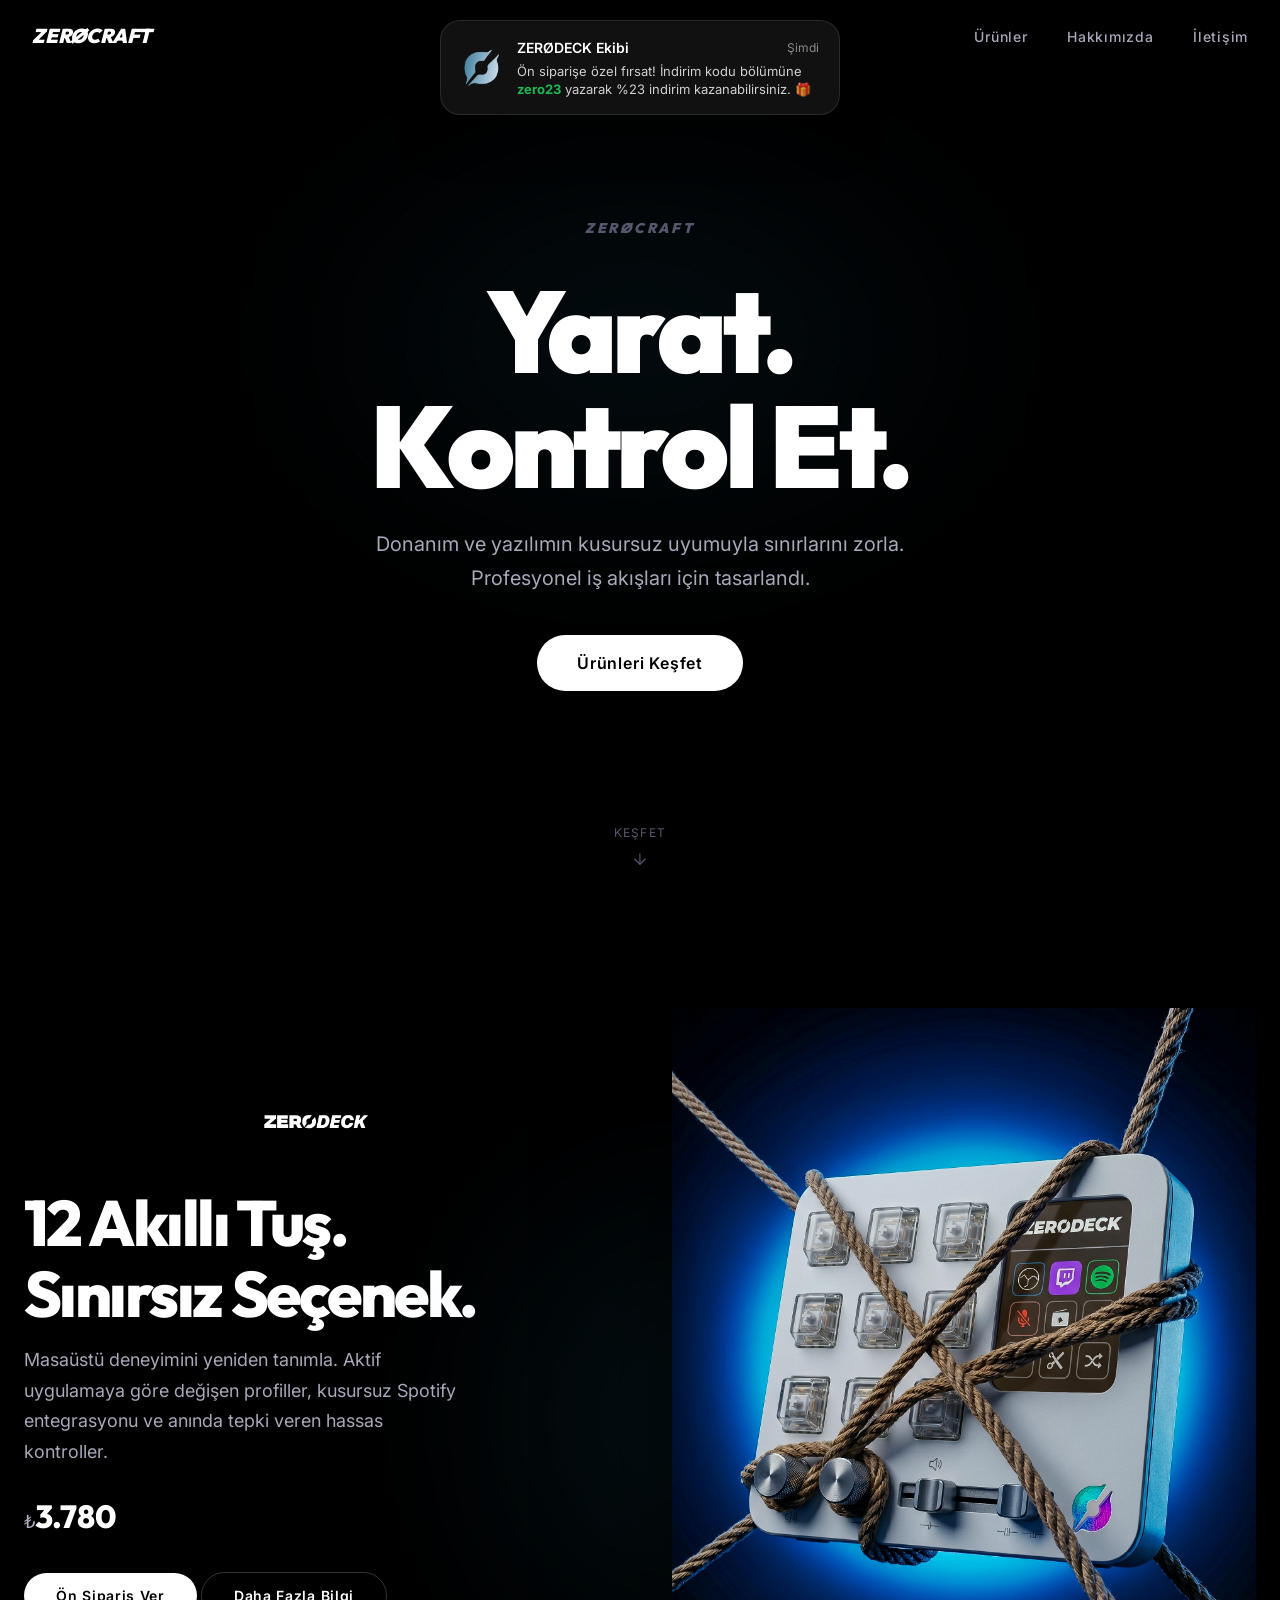
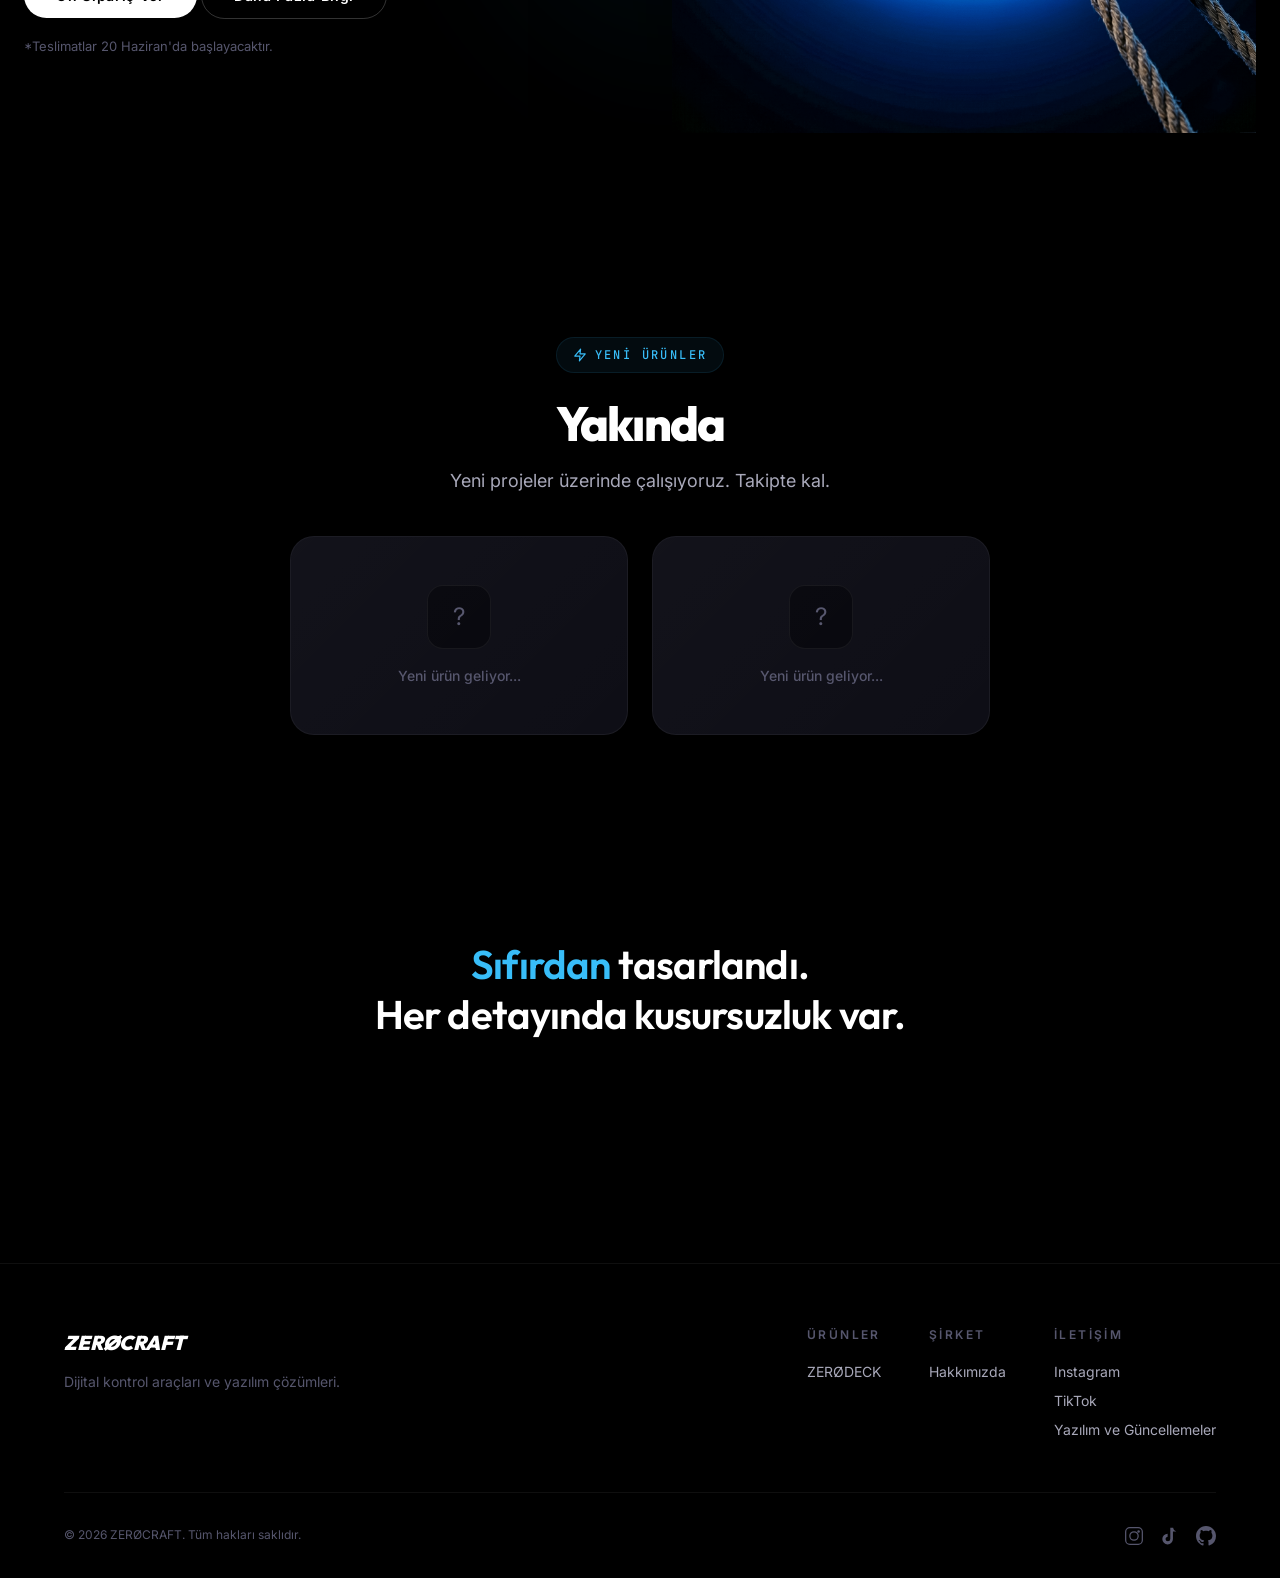
<file: index.html>
<!DOCTYPE html>
<html lang="tr">
<head>
  <meta charset="UTF-8">
  <meta name="viewport" content="width=device-width, initial-scale=1.0">
  <title>ZERØCRAFT — Dijital Kontrol Araçları</title>
  <meta name="description" content="ZERØCRAFT — Donanım ve yazılım çözümleriyle dijital kontrolü yeniden tanımlıyoruz. ZERØDECK makro kontrol cihazı ile iş akışını hızlandır.">
  <meta name="theme-color" content="#000000">
  <meta property="og:title" content="ZERØCRAFT — Dijital Kontrol Araçları">
  <meta property="og:description" content="Donanım ve yazılım çözümleriyle dijital kontrolü yeniden tanımlıyoruz.">
  <meta property="og:type" content="website">
  <meta property="og:url" content="https://zerocraft.store">
  <link rel="icon" type="image/png" href="assets/logos/zerodeck-icon.png">
  <link rel="preconnect" href="https://fonts.googleapis.com">
  <link rel="preconnect" href="https://fonts.gstatic.com" crossorigin>
  <link href="https://fonts.googleapis.com/css2?family=Inter:wght@300;400;500;600;700&family=JetBrains+Mono:wght@400;500&family=Outfit:wght@400;500;600;700;800;900&display=swap" rel="stylesheet">
  <link rel="stylesheet" href="css/tokens.css">
  <link rel="stylesheet" href="css/reset.css">
  <link rel="stylesheet" href="css/layout.css">
  <link rel="stylesheet" href="css/components.css">
  <link rel="stylesheet" href="css/animations.css">
  <link rel="stylesheet" href="css/pages.css">
</head>
<body>

  <!-- ======== NAVBAR ======== -->
  <nav class="navbar" id="navbar">
    <div class="nav-inner">
      <a href="index.html" class="nav-logo" id="nav-logo">ZERØCRAFT</a>
      <div class="nav-links" id="nav-links">
        <a href="#urunler" class="nav-link">Ürünler</a>
        <a href="#hakkimizda" class="nav-link">Hakkımızda</a>
        <a href="#iletisim" class="nav-link">İletişim</a>
      </div>
      <button class="nav-hamburger" id="nav-hamburger" aria-label="Menüyü aç">
        <span></span>
        <span></span>
        <span></span>
      </button>
    </div>
  </nav>

  <!-- Mobile Overlay -->
  <div class="nav-mobile-overlay" id="nav-mobile-overlay">
    <a href="#urunler" class="nav-link" data-mobile-link>Ürünler</a>
    <a href="#hakkimizda" class="nav-link" data-mobile-link>Hakkımızda</a>
    <a href="#iletisim" class="nav-link" data-mobile-link>İletişim</a>
  </div>

  <!-- ======== HERO ======== -->
  <section class="hero" id="hero">
    <div class="hero-grid"></div>
    <div class="hero-glow"></div>

    <div class="hero-content">
      <p class="hero-brand hero-animate hero-animate-1">ZERØCRAFT</p>
      <h1 class="hero-heading">
        <span class="hero-animate hero-animate-2">Yarat.</span>
        <span class="hero-animate hero-animate-3">Kontrol Et.</span>
      </h1>
      <p class="hero-sub hero-animate hero-animate-4">
        Donanım ve yazılımın kusursuz uyumuyla sınırlarını zorla. Profesyonel iş akışları için tasarlandı.
      </p>
      <div class="hero-cta-group hero-animate hero-animate-5">
        <a href="#urunler" class="btn btn-primary btn-lg" id="hero-cta">Ürünleri Keşfet</a>
      </div>
    </div>

    <div class="hero-scroll" aria-hidden="true">
      <span>KEŞFET</span>
      <svg width="18" height="18" viewBox="0 0 24 24" fill="none" stroke="currentColor" stroke-width="1.5" stroke-linecap="round" stroke-linejoin="round">
        <path d="M12 5v14"/>
        <path d="M19 12l-7 7-7-7"/>
      </svg>
    </div>
  </section>

  <!-- ======== PRODUCT SHOWCASE: ZERØDECK ======== -->
  <section class="showcase" id="urunler">
    <div class="showcase-inner">
      <div class="showcase-content">
        <img src="assets/logos/zerodeck-logo.png" alt="ZERØDECK" class="showcase-logo reveal" id="showcase-zerodeck-logo">
        <h2 class="showcase-hook reveal delay-1">12 Akıllı Tuş.<br>Sınırsız Seçenek.</h2>
        <p class="showcase-desc reveal delay-2">
          Masaüstü deneyimini yeniden tanımla. Aktif uygulamaya göre değişen profiller, kusursuz Spotify entegrasyonu ve anında tepki veren hassas kontroller.
        </p>
        <div class="showcase-price reveal delay-3">
          <span class="currency">₺</span>3.780
        </div>
        <div class="showcase-cta reveal delay-4">
          <a href="zerodeck.html#satin-al" class="btn btn-primary">Ön Sipariş Ver</a>
          <a href="zerodeck.html" class="btn btn-secondary">Daha Fazla Bilgi</a>
        </div>
        <p class="reveal delay-4" style="font-size: 13px; color: var(--text-muted); margin-top: 16px;">*Teslimatlar 20 Haziran'da başlayacaktır.</p>
      </div>
      <div class="showcase-visual">
        <div class="showcase-product-glow"></div>
        <img src="assets/products/zerodeck-hero.png" alt="ZERØDECK Makro Kontrol Cihazı" class="showcase-product-img reveal-scale delay-2" id="zerodeck-product-visual">
      </div>
    </div>
  </section>

  <!-- ======== COMING SOON ======== -->
  <section class="coming-soon-section" id="coming-soon">
    <div class="container text-center">
      <span class="section-badge reveal">
        <svg width="14" height="14" viewBox="0 0 24 24" fill="none" stroke="currentColor" stroke-width="2" stroke-linecap="round" stroke-linejoin="round"><polygon points="13 2 3 14 12 14 11 22 21 10 12 10 13 2"/></svg>
        YENİ ÜRÜNLER
      </span>
      <h2 class="section-title reveal delay-1">Yakında</h2>
      <p class="section-desc centered reveal delay-2">Yeni projeler üzerinde çalışıyoruz. Takipte kal.</p>

      <div class="coming-soon-grid">
        <div class="coming-soon-card reveal delay-3 hover-lift">
          <div class="coming-soon-icon">?</div>
          <span class="coming-soon-label">Yeni ürün geliyor...</span>
        </div>
        <div class="coming-soon-card reveal delay-4 hover-lift">
          <div class="coming-soon-icon">?</div>
          <span class="coming-soon-label">Yeni ürün geliyor...</span>
        </div>
      </div>
    </div>
  </section>

  <!-- ======== MANIFESTO / HAKKIMIZDA ======== -->
  <section class="manifesto" id="hakkimizda">
    <div class="container">
      <p class="manifesto-text reveal">
        <span class="highlight">Sıfırdan</span> tasarlandı.<br>
        Her detayında kusursuzluk var.
      </p>
      <p class="manifesto-sub reveal delay-1">
        ZERØCRAFT, donanım ve yazılımı bir bütün olarak ele alır. 
        Amacımız, dijital dünyadaki etkileşiminizi sezgisel, akıcı ve büyüleyici bir hale getirmek.
      </p>
    </div>
  </section>

  <!-- ======== FOOTER ======== -->
  <footer class="footer" id="iletisim">
    <div class="footer-inner">
      <div class="footer-top">
        <div>
          <div class="footer-brand">ZERØCRAFT</div>
          <p class="footer-tagline">Dijital kontrol araçları ve yazılım çözümleri.</p>
        </div>
        <div class="footer-nav">
          <div class="footer-nav-group">
            <h4>Ürünler</h4>
            <a href="zerodeck.html">ZERØDECK</a>
          </div>
          <div class="footer-nav-group">
            <h4>Şirket</h4>
            <a href="#hakkimizda">Hakkımızda</a>
          </div>
          <div class="footer-nav-group">
            <h4>İletişim</h4>
            <a href="https://instagram.com/sifirdanyapiyorum" target="_blank" rel="noopener">Instagram</a>
            <a href="https://tiktok.com/@sifirdanyapiyorum" target="_blank" rel="noopener">TikTok</a>
            <a href="https://github.com/turkishpinkman/zerodeck-releases" target="_blank" rel="noopener">Yazılım ve Güncellemeler</a>
          </div>
        </div>
      </div>
      <div class="footer-bottom">
        <p class="footer-copy">© 2026 ZERØCRAFT. Tüm hakları saklıdır.</p>
        <div class="footer-socials">
          <a href="https://instagram.com/sifirdanyapiyorum" target="_blank" rel="noopener" aria-label="Instagram">
            <svg width="20" height="20" viewBox="0 0 24 24" fill="none" stroke="currentColor" stroke-width="1.5" stroke-linecap="round" stroke-linejoin="round">
              <rect x="2" y="2" width="20" height="20" rx="5"/>
              <circle cx="12" cy="12" r="5"/>
              <circle cx="17.5" cy="6.5" r="1.5" fill="currentColor" stroke="none"/>
            </svg>
          </a>
          <a href="https://tiktok.com/@sifirdanyapiyorum" target="_blank" rel="noopener" aria-label="TikTok">
            <svg width="20" height="20" viewBox="0 0 24 24" fill="currentColor" stroke="none">
              <path d="M19.59 6.69a4.83 4.83 0 0 1-3.77-4.25V2h-3.45v13.67a2.89 2.89 0 0 1-5.77 0 2.89 2.89 0 0 1 2.55-2.87v-3.48a6.37 6.37 0 1 0 6.37 6.37V6.69h3.07z"/>
            </svg>
          </a>
          <a href="https://github.com/turkishpinkman/zerodeck-releases" target="_blank" rel="noopener" aria-label="GitHub">
            <svg width="20" height="20" viewBox="0 0 24 24" fill="currentColor" stroke="none">
              <path d="M12 0C5.37 0 0 5.37 0 12c0 5.31 3.435 9.795 8.205 11.385.6.105.825-.255.825-.57 0-.285-.015-1.23-.015-2.235-3.015.555-3.795-.735-4.035-1.41-.135-.345-.72-1.41-1.23-1.695-.42-.225-1.02-.78-.015-.795.945-.015 1.62.87 1.845 1.23 1.08 1.815 2.805 1.305 3.495.99.105-.78.42-1.305.765-1.605-2.67-.3-5.46-1.335-5.46-5.925 0-1.305.465-2.385 1.23-3.225-.12-.3-.54-1.53.12-3.18 0 0 1.005-.315 3.3 1.23.96-.27 1.98-.405 3-.405s2.04.135 3 .405c2.295-1.56 3.3-1.23 3.3-1.23.66 1.65.24 2.88.12 3.18.765.84 1.23 1.905 1.23 3.225 0 4.605-2.805 5.625-5.475 5.925.435.375.81 1.095.81 2.22 0 1.605-.015 2.895-.015 3.3 0 .315.225.69.825.57A12.02 12.02 0 0024 12c0-6.63-5.37-12-12-12z"/>
            </svg>
          </a>
        </div>
      </div>
    </div>
  </footer>

  <script src="js/main.js"></script>
  <script src="js/animations.js"></script>

  <!-- Notification Popup -->
  <div id="promo-notification" style="position: fixed; top: -150px; left: 50%; transform: translateX(-50%); background: rgba(20,20,20,0.85); backdrop-filter: blur(16px); -webkit-backdrop-filter: blur(16px); border: 1px solid rgba(255,255,255,0.1); border-radius: 20px; padding: 16px 20px; display: flex; align-items: center; gap: 16px; box-shadow: 0 20px 40px rgba(0,0,0,0.5); z-index: 9999; transition: top 0.6s cubic-bezier(0.175, 0.885, 0.32, 1.275); width: 90%; max-width: 400px; cursor: pointer;" onclick="window.location.href='zerodeck.html#satin-al'">
    <img src="assets/logos/zerodeck-icon.png" alt="ZERODECK" style="width: 40px; height: 40px; border-radius: 10px;">
    <div style="flex: 1;">
      <div style="display: flex; justify-content: space-between; align-items: center; margin-bottom: 4px;">
        <strong style="font-size: 14px; font-weight: 600; color: #fff;">ZERØDECK Ekibi</strong>
        <span style="font-size: 12px; color: rgba(255,255,255,0.5);">Şimdi</span>
      </div>
      <p style="font-size: 13px; color: rgba(255,255,255,0.8); margin: 0; line-height: 1.4;">Ön siparişe özel fırsat! İndirim kodu bölümüne <strong style="color:#1DB954;">zero23</strong> yazarak %23 indirim kazanabilirsiniz. 🎁</p>
    </div>
  </div>

  <script>
    document.addEventListener('DOMContentLoaded', () => {
      setTimeout(() => {
        const notif = document.getElementById('promo-notification');
        if(notif) {
          notif.style.top = '20px';
          // Tıklamada gizlemesi için
          notif.addEventListener('click', () => { notif.style.top = '-150px'; });
          setTimeout(() => {
            notif.style.top = '-150px';
          }, 6000); // 6 saniye sonra gizle
        }
      }, 1500); // 1.5 saniye sonra göster
    });
  </script>
</body>
</html>
</file>
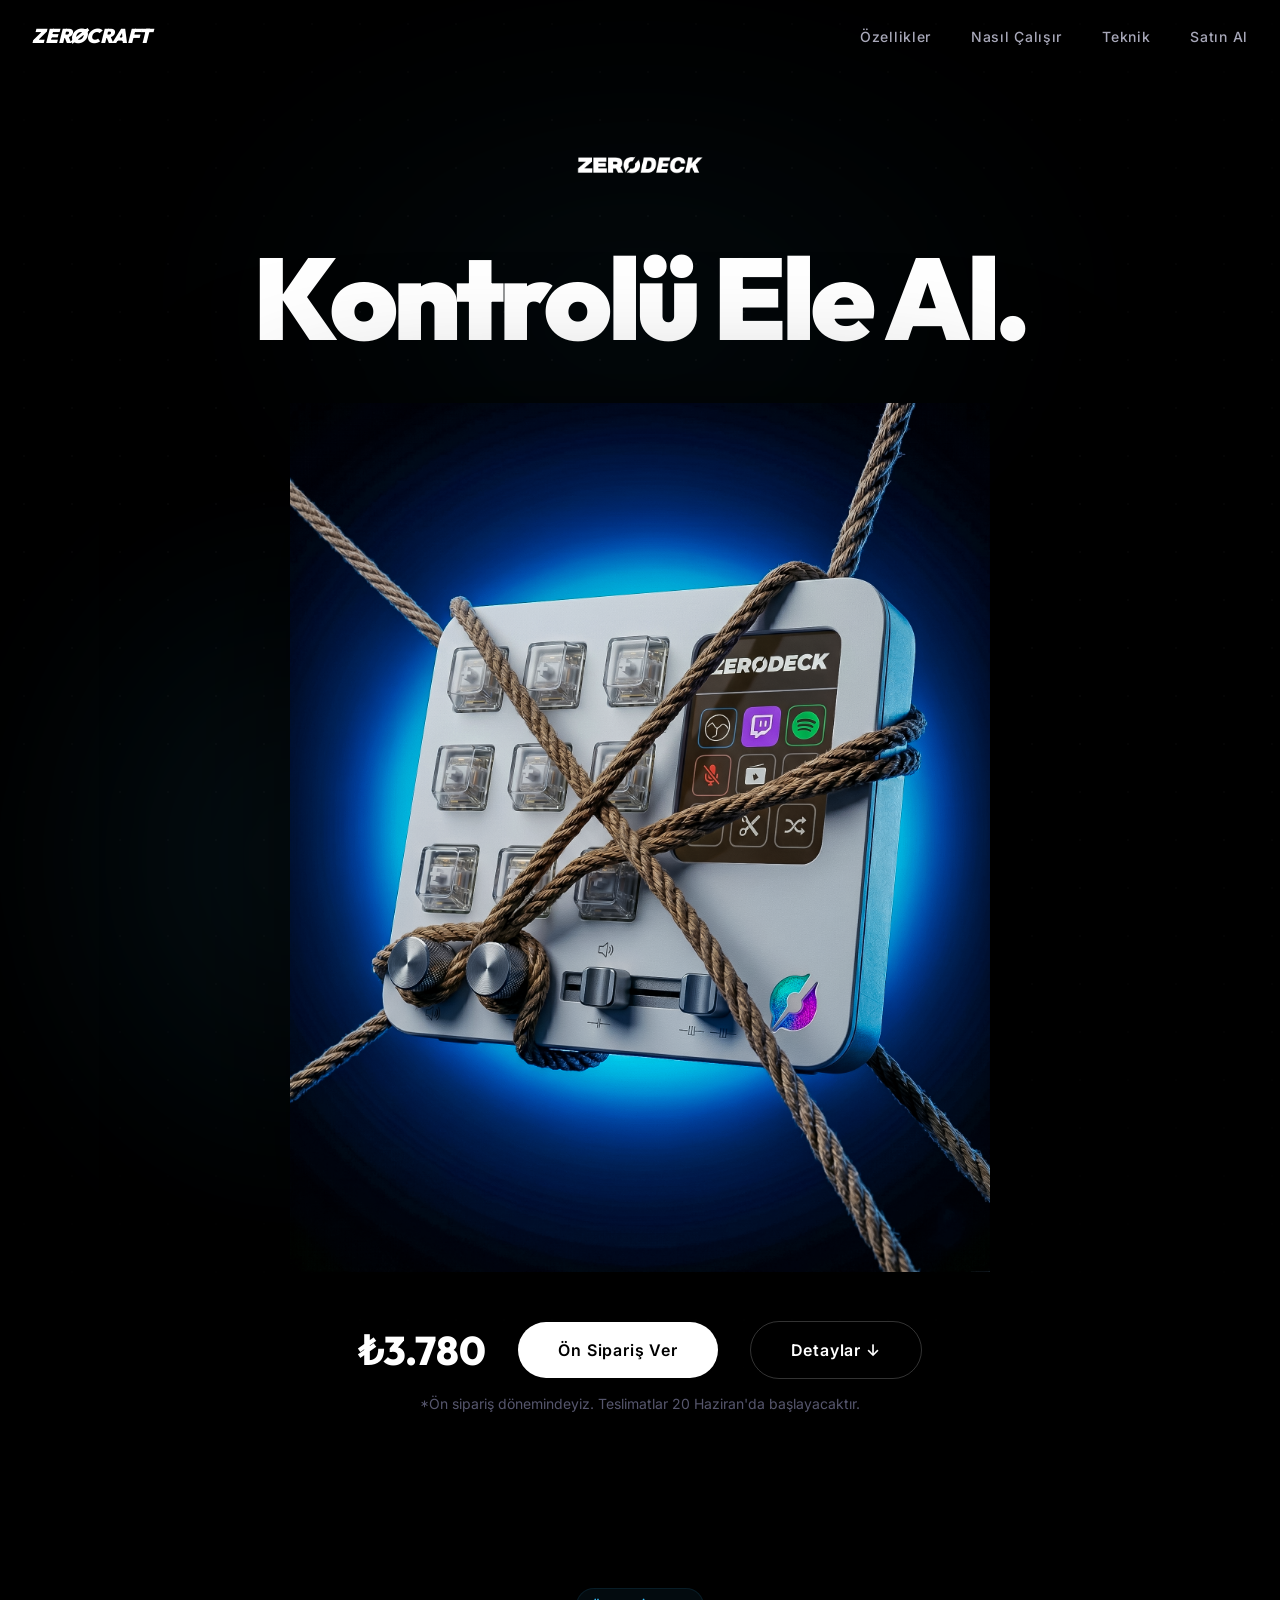
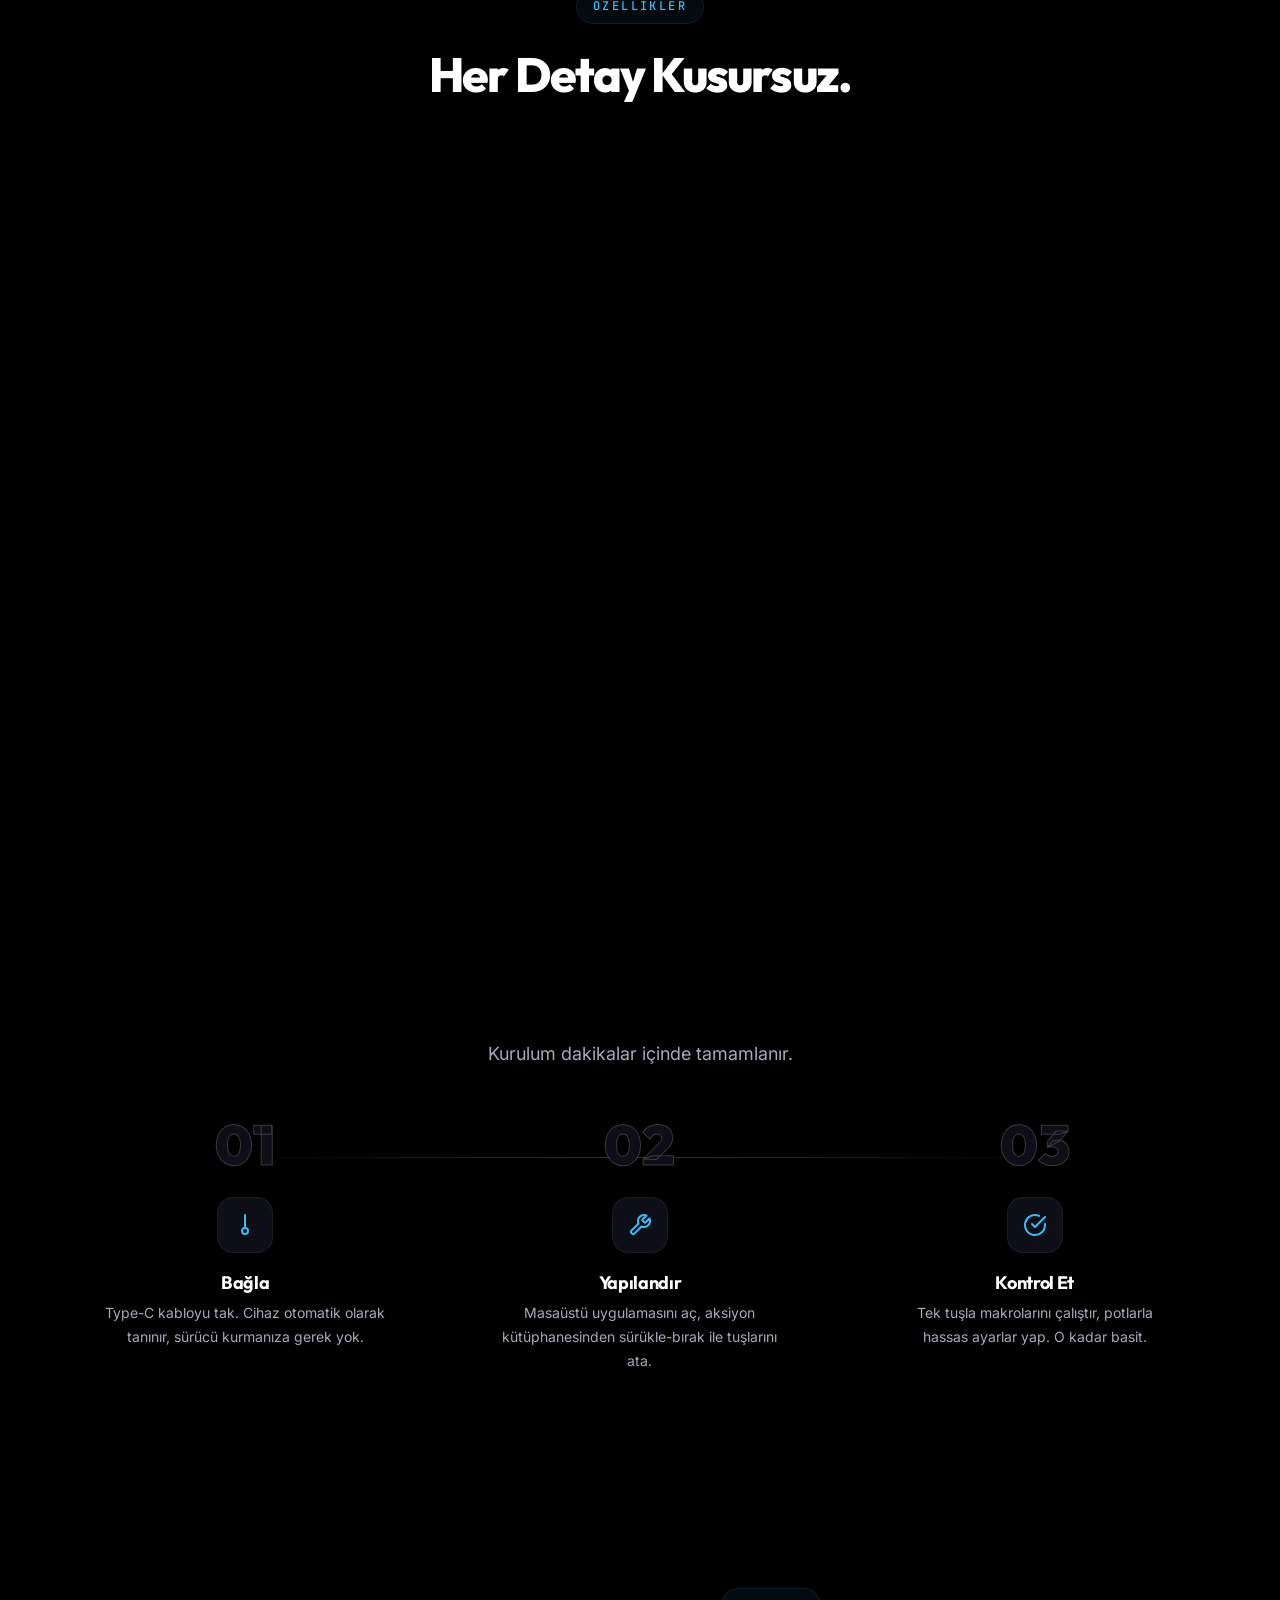
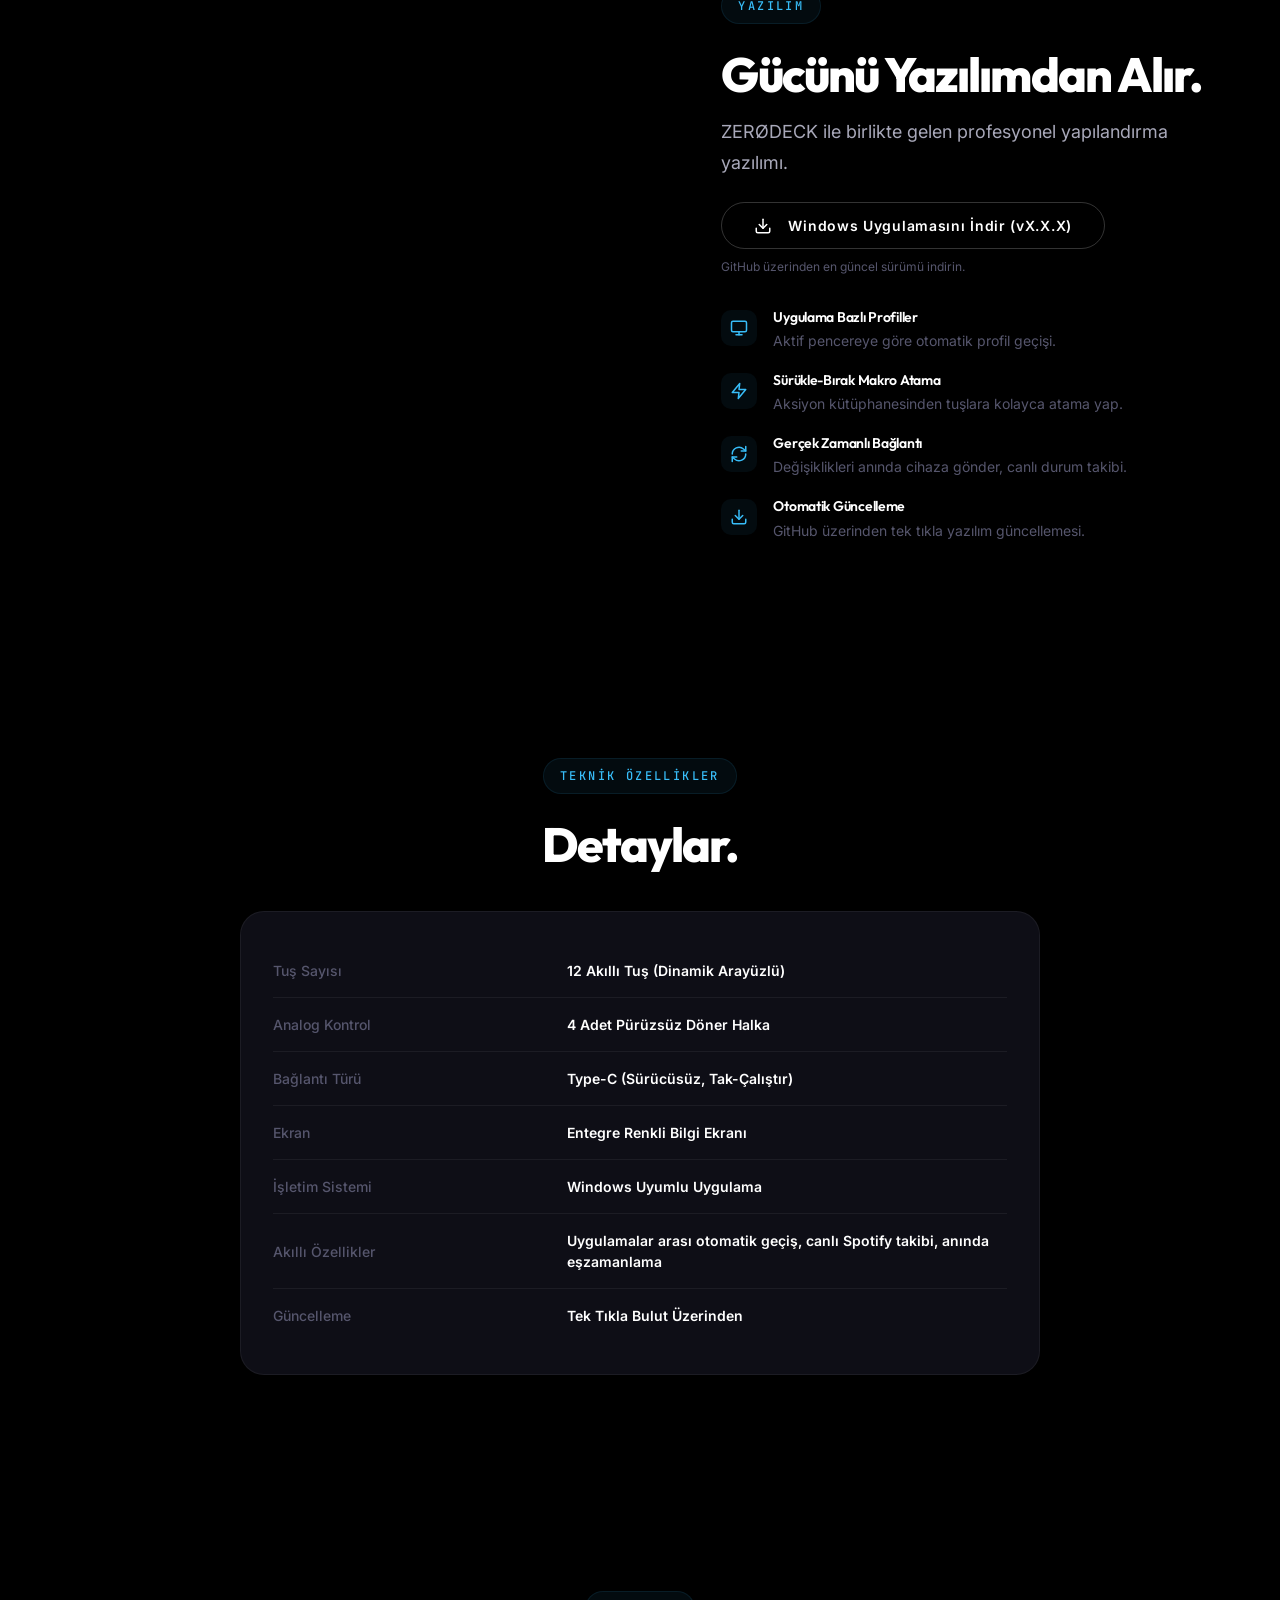
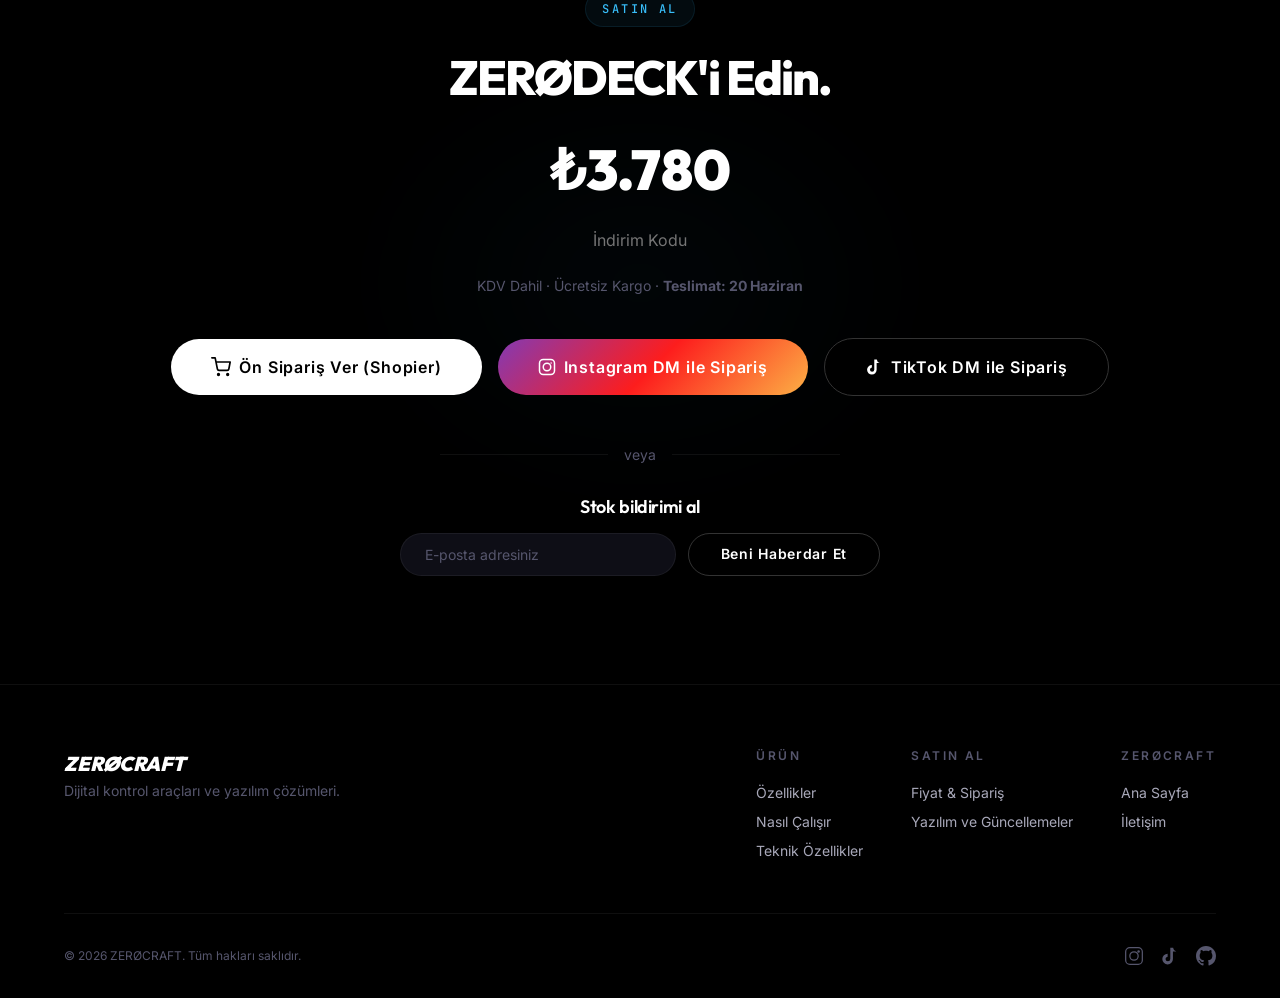
<file: zerodeck.html>
<!DOCTYPE html>
<html lang="tr">
<head>
  <meta charset="UTF-8">
  <meta name="viewport" content="width=device-width, initial-scale=1.0">
  <title>ZERØDECK — Makro Kontrol Cihazı | ZERØCRAFT</title>
  <meta name="description" content="ZERØDECK — 12 programlanabilir tuş ve 4 analog potansiyometre ile masaüstü iş akışını kontrol et. ₺3.780">
  <meta name="theme-color" content="#000000">
  <meta property="og:title" content="ZERØDECK — Makro Kontrol Cihazı">
  <meta property="og:description" content="12 akıllı tuş, hassas kontrol halkaları, kusursuz entegrasyon. ₺3.780">
  <meta property="og:type" content="product">
  <meta property="og:url" content="https://zerocraft.store/zerodeck">
  <meta property="product:price:amount" content="3780">
  <meta property="product:price:currency" content="TRY">
  <link rel="icon" type="image/png" href="assets/logos/zerodeck-icon.png">
  <link rel="preconnect" href="https://fonts.googleapis.com">
  <link rel="preconnect" href="https://fonts.gstatic.com" crossorigin>
  <link href="https://fonts.googleapis.com/css2?family=Inter:wght@300;400;500;600;700&family=JetBrains+Mono:wght@400;500&family=Outfit:wght@400;500;600;700;800;900&display=swap" rel="stylesheet">
  <link rel="stylesheet" href="css/tokens.css">
  <link rel="stylesheet" href="css/reset.css">
  <link rel="stylesheet" href="css/layout.css">
  <link rel="stylesheet" href="css/components.css">
  <link rel="stylesheet" href="css/animations.css">
  <link rel="stylesheet" href="css/pages.css">
</head>
<body>

  <!-- ======== NAVBAR ======== -->
  <nav class="navbar" id="navbar">
    <div class="nav-inner">
      <a href="index.html" class="nav-logo" id="nav-logo">ZERØCRAFT</a>
      <div class="nav-links" id="nav-links">
        <a href="#ozellikler" class="nav-link">Özellikler</a>
        <a href="#nasil-calisir" class="nav-link">Nasıl Çalışır</a>
        <a href="#teknik" class="nav-link">Teknik</a>
        <a href="#satin-al" class="nav-link">Satın Al</a>
      </div>
      <button class="nav-hamburger" id="nav-hamburger" aria-label="Menüyü aç">
        <span></span>
        <span></span>
        <span></span>
      </button>
    </div>
  </nav>

  <!-- Mobile Overlay -->
  <div class="nav-mobile-overlay" id="nav-mobile-overlay">
    <a href="#ozellikler" class="nav-link" data-mobile-link>Özellikler</a>
    <a href="#nasil-calisir" class="nav-link" data-mobile-link>Nasıl Çalışır</a>
    <a href="#teknik" class="nav-link" data-mobile-link>Teknik</a>
    <a href="#satin-al" class="nav-link" data-mobile-link>Satın Al</a>
    <hr class="divider" style="width:60px; margin: 16px 0;">
    <a href="index.html" class="nav-link" data-mobile-link>← Ana Sayfa</a>
  </div>

  <!-- ======== PRODUCT HERO ======== -->
  <section class="product-hero" id="product-hero">
    <div class="hero-grid"></div>
    <div class="product-hero-glow"></div>

    <div class="product-hero-content">
      <img src="assets/logos/zerodeck-logo.png" alt="ZERØDECK" class="product-hero-logo hero-animate hero-animate-1" id="product-logo">
      <h1 class="product-hero-tagline">
        <span class="hero-animate hero-animate-2">Kontrolü</span>
        <span class="hero-animate hero-animate-3">Ele Al.</span>
      </h1>

      <div class="product-hero-visual hero-animate hero-animate-4">
        <div class="showcase-product-glow"></div>
        <img src="assets/products/zerodeck-hero.png" alt="ZERØDECK Makro Kontrol Cihazı" class="product-hero-img" id="product-hero-img">
      </div>

      <div class="product-hero-price-block hero-animate hero-animate-5">
        <span class="product-hero-price price-display">₺3.780</span>
        <a href="#satin-al" class="btn btn-primary btn-lg" id="hero-buy-btn">Ön Sipariş Ver</a>
        <a href="#ozellikler" class="btn btn-secondary btn-lg" id="hero-details-btn">Detaylar ↓</a>
      </div>
      <p class="hero-animate hero-animate-5" style="font-size: 14px; color: var(--text-muted); margin-top: 12px;">*Ön sipariş dönemindeyiz. Teslimatlar 20 Haziran'da başlayacaktır.</p>
    </div>
  </section>

  <!-- ======== FEATURES ======== -->
  <section class="features section" id="ozellikler">
    <div class="container text-center">
      <span class="section-badge reveal">ÖZELLİKLER</span>
      <h2 class="section-title reveal delay-1">Her Detay Kusursuz.</h2>
      <p class="section-desc centered reveal delay-2">İş akışınızı hızlandırmak için donanım ve yazılımın mükemmel uyumu.</p>
    </div>

    <div class="container">
      <div class="features-grid">
        <!-- Feature 1 -->
        <div class="card reveal delay-1" id="feature-keys">
          <div class="card-icon">
            <svg width="24" height="24" viewBox="0 0 24 24" fill="none" stroke="currentColor" stroke-width="2" stroke-linecap="round" stroke-linejoin="round">
              <rect x="3" y="3" width="7" height="7" rx="1.5"/>
              <rect x="14" y="3" width="7" height="7" rx="1.5"/>
              <rect x="3" y="14" width="7" height="7" rx="1.5"/>
              <rect x="14" y="14" width="7" height="7" rx="1.5"/>
            </svg>
          </div>
          <h3 class="card-title">12 Akıllı Tuş</h3>
          <p class="card-desc">Her birine klavye kısayolu, makro dizisi veya uygulama başlatma atayın.</p>
        </div>

        <!-- Feature 2 -->
        <div class="card reveal delay-2" id="feature-pots">
          <div class="card-icon">
            <svg width="24" height="24" viewBox="0 0 24 24" fill="none" stroke="currentColor" stroke-width="2" stroke-linecap="round" stroke-linejoin="round">
              <circle cx="12" cy="12" r="10"/>
              <path d="M12 2a10 10 0 0 1 0 20"/>
              <circle cx="12" cy="12" r="2"/>
            </svg>
          </div>
          <h3 class="card-title">Hassas Kontrol Halkaları</h3>
          <p class="card-desc">Ses seviyesi, ekran parlaklığı veya ince fırça ayarları için pürüzsüz dönen 4 analog kontrolcü.</p>
        </div>

        <!-- Feature 3 -->
        <div class="card reveal delay-3" id="feature-usb">
          <div class="card-icon">
            <svg width="24" height="24" viewBox="0 0 24 24" fill="none" stroke="currentColor" stroke-width="2" stroke-linecap="round" stroke-linejoin="round">
              <path d="M12 2v10"/>
              <path d="M18.5 8a2.5 2.5 0 1 0 0 5"/>
              <path d="M5.5 8a2.5 2.5 0 1 1 0 5"/>
              <circle cx="12" cy="18" r="3"/>
              <line x1="12" y1="15" x2="12" y2="12"/>
            </svg>
          </div>
          <h3 class="card-title">Sürücüsüz Bağlantı</h3>
          <p class="card-desc">Tak ve kullanmaya başla. Karmaşık kurulumlar yok, sadece anında Type-C bağlantısı.</p>
        </div>

        <!-- Feature 4 -->
        <div class="card reveal delay-1" id="feature-profiles">
          <div class="card-icon">
            <svg width="24" height="24" viewBox="0 0 24 24" fill="none" stroke="currentColor" stroke-width="2" stroke-linecap="round" stroke-linejoin="round">
              <rect x="2" y="3" width="20" height="14" rx="2" ry="2"/>
              <line x1="8" y1="21" x2="16" y2="21"/>
              <line x1="12" y1="17" x2="12" y2="21"/>
            </svg>
          </div>
          <h3 class="card-title">Otomatik Uygulama Geçişi</h3>
          <p class="card-desc">Photoshop, Premiere, VS Code... Hangi uygulamadaysanız ZERØDECK sizi takip eder.</p>
        </div>

        <!-- Feature 5 -->
        <div class="card reveal delay-2" id="feature-dragdrop">
          <div class="card-icon">
            <svg width="24" height="24" viewBox="0 0 24 24" fill="none" stroke="currentColor" stroke-width="2" stroke-linecap="round" stroke-linejoin="round">
              <polygon points="13 2 3 14 12 14 11 22 21 10 12 10 13 2"/>
            </svg>
          </div>
          <h3 class="card-title">Kusursuz Arayüz</h3>
          <p class="card-desc">Aksiyon kütüphanesinden sürükle ve tuşa bırak. İhtiyacınız olan makroyu saniyeler içinde oluşturun.</p>
        </div>

        <!-- Feature 6 -->
        <div class="card reveal delay-3" id="feature-opensource">
          <div class="card-icon">
            <svg width="24" height="24" viewBox="0 0 24 24" fill="none" stroke="#1DB954" stroke-width="2" stroke-linecap="round" stroke-linejoin="round">
              <circle cx="12" cy="12" r="10"></circle>
              <path d="M8 11.5c3.5-1.5 8-1.5 10 .5"></path>
              <path d="M7 14.5c3-1 7-1 9 .5"></path>
              <path d="M6 17.5c2.5-1 6-1 8 .5"></path>
            </svg>
          </div>
          <h3 class="card-title">Spotify Entegrasyonu</h3>
          <p class="card-desc">Dahili ekranda çalan şarkıyı görün, tek tuşla müziği kontrol edin. Ritmi asla kaçırmayın.</p>
        </div>
      </div>
    </div>
  </section>

  <!-- ======== HOW IT WORKS ======== -->
  <section class="how-it-works section" id="nasil-calisir">
    <div class="container text-center">
      <span class="section-badge reveal">NASIL ÇALIŞIR</span>
      <h2 class="section-title reveal delay-1">Üç Adımda Hazır.</h2>
      <p class="section-desc centered reveal delay-2">Kurulum dakikalar içinde tamamlanır.</p>
    </div>

    <div class="container">
      <div class="steps">
        <!-- Step 1 -->
        <div class="step reveal delay-1" id="step-connect">
          <div class="step-number">01</div>
          <div class="step-icon">
            <svg width="24" height="24" viewBox="0 0 24 24" fill="none" stroke="currentColor" stroke-width="2" stroke-linecap="round" stroke-linejoin="round">
              <path d="M12 2v10"/>
              <circle cx="12" cy="18" r="3"/>
              <line x1="12" y1="15" x2="12" y2="12"/>
            </svg>
          </div>
          <h3 class="step-title">Bağla</h3>
          <p class="step-desc">Type-C kabloyu tak. Cihaz otomatik olarak tanınır, sürücü kurmanıza gerek yok.</p>
        </div>

        <!-- Step 2 -->
        <div class="step reveal delay-2" id="step-configure">
          <div class="step-number">02</div>
          <div class="step-icon">
            <svg width="24" height="24" viewBox="0 0 24 24" fill="none" stroke="currentColor" stroke-width="2" stroke-linecap="round" stroke-linejoin="round">
              <path d="M14.7 6.3a1 1 0 0 0 0 1.4l1.6 1.6a1 1 0 0 0 1.4 0l3.77-3.77a6 6 0 0 1-7.94 7.94l-6.91 6.91a2.12 2.12 0 0 1-3-3l6.91-6.91a6 6 0 0 1 7.94-7.94l-3.76 3.76z"/>
            </svg>
          </div>
          <h3 class="step-title">Yapılandır</h3>
          <p class="step-desc">Masaüstü uygulamasını aç, aksiyon kütüphanesinden sürükle-bırak ile tuşlarını ata.</p>
        </div>

        <!-- Step 3 -->
        <div class="step reveal delay-3" id="step-control">
          <div class="step-number">03</div>
          <div class="step-icon">
            <svg width="24" height="24" viewBox="0 0 24 24" fill="none" stroke="currentColor" stroke-width="2" stroke-linecap="round" stroke-linejoin="round">
              <path d="M22 11.08V12a10 10 0 1 1-5.93-9.14"/>
              <polyline points="22 4 12 14.01 9 11.01"/>
            </svg>
          </div>
          <h3 class="step-title">Kontrol Et</h3>
          <p class="step-desc">Tek tuşla makrolarını çalıştır, potlarla hassas ayarlar yap. O kadar basit.</p>
        </div>
      </div>
    </div>
  </section>

  <!-- ======== SOFTWARE ======== -->
  <section class="software-section section" id="yazilim">
    <div class="container">
      <div class="software-inner">
        <div class="software-visual reveal-left" style="background: transparent; border: none; overflow: hidden; border-radius: var(--radius-xl); filter: drop-shadow(0 20px 40px rgba(0,0,0,0.5));">
          <video src="assets/products/gecis.mp4" autoplay loop muted playsinline class="software-screenshot" style="width: 100%; height: auto; border-radius: var(--radius-xl);"></video>
        </div>

        <div class="reveal-right">
          <span class="section-badge">YAZILIM</span>
          <h2 class="section-title">Gücünü Yazılımdan Alır.</h2>
          <p class="section-desc">ZERØDECK ile birlikte gelen profesyonel yapılandırma yazılımı.</p>
          
          <div style="margin: var(--space-6) 0;">
            <a href="https://github.com/turkishpinkman/zerodeck/releases/latest" id="dynamic-download-btn" class="btn btn-secondary" target="_blank" rel="noopener">
              <svg width="18" height="18" viewBox="0 0 24 24" fill="none" stroke="currentColor" stroke-width="2" stroke-linecap="round" stroke-linejoin="round" style="margin-right: 8px;">
                <path d="M21 15v4a2 2 0 0 1-2 2H5a2 2 0 0 1-2-2v-4"></path>
                <polyline points="7 10 12 15 17 10"></polyline>
                <line x1="12" y1="15" x2="12" y2="3"></line>
              </svg>
              Windows Uygulamasını İndir (vX.X.X)
            </a>
            <p id="download-fallback-text" style="font-size: 12px; color: var(--text-muted); margin-top: 8px; display: none;">GitHub üzerinden en güncel sürümü indirin.</p>
          </div>

          <div class="software-features-list">
            <div class="software-feature">
              <div class="software-feature-icon">
                <svg width="18" height="18" viewBox="0 0 24 24" fill="none" stroke="currentColor" stroke-width="2" stroke-linecap="round" stroke-linejoin="round">
                  <rect x="2" y="3" width="20" height="14" rx="2"/>
                  <line x1="8" y1="21" x2="16" y2="21"/>
                  <line x1="12" y1="17" x2="12" y2="21"/>
                </svg>
              </div>
              <div class="software-feature-text">
                <h4>Uygulama Bazlı Profiller</h4>
                <p>Aktif pencereye göre otomatik profil geçişi.</p>
              </div>
            </div>

            <div class="software-feature">
              <div class="software-feature-icon">
                <svg width="18" height="18" viewBox="0 0 24 24" fill="none" stroke="currentColor" stroke-width="2" stroke-linecap="round" stroke-linejoin="round">
                  <polygon points="13 2 3 14 12 14 11 22 21 10 12 10 13 2"/>
                </svg>
              </div>
              <div class="software-feature-text">
                <h4>Sürükle-Bırak Makro Atama</h4>
                <p>Aksiyon kütüphanesinden tuşlara kolayca atama yap.</p>
              </div>
            </div>

            <div class="software-feature">
              <div class="software-feature-icon">
                <svg width="18" height="18" viewBox="0 0 24 24" fill="none" stroke="currentColor" stroke-width="2" stroke-linecap="round" stroke-linejoin="round">
                  <path d="M21 2v6h-6"/>
                  <path d="M3 12a9 9 0 0 1 15-6.7L21 8"/>
                  <path d="M3 22v-6h6"/>
                  <path d="M21 12a9 9 0 0 1-15 6.7L3 16"/>
                </svg>
              </div>
              <div class="software-feature-text">
                <h4>Gerçek Zamanlı Bağlantı</h4>
                <p>Değişiklikleri anında cihaza gönder, canlı durum takibi.</p>
              </div>
            </div>

            <div class="software-feature">
              <div class="software-feature-icon">
                <svg width="18" height="18" viewBox="0 0 24 24" fill="none" stroke="currentColor" stroke-width="2" stroke-linecap="round" stroke-linejoin="round">
                  <path d="M21 15v4a2 2 0 0 1-2 2H5a2 2 0 0 1-2-2v-4"/>
                  <polyline points="7 10 12 15 17 10"/>
                  <line x1="12" y1="15" x2="12" y2="3"/>
                </svg>
              </div>
              <div class="software-feature-text">
                <h4>Otomatik Güncelleme</h4>
                <p>GitHub üzerinden tek tıkla yazılım güncellemesi.</p>
              </div>
            </div>
          </div>
        </div>
      </div>
    </div>
  </section>

  <!-- ======== SPECS ======== -->
  <section class="specs-section section" id="teknik">
    <div class="container">
      <div class="specs-inner">
        <div class="text-center">
          <span class="section-badge reveal">TEKNİK ÖZELLİKLER</span>
          <h2 class="section-title reveal delay-1">Detaylar.</h2>
        </div>

        <div class="specs-table-wrapper reveal delay-2">
          <table class="spec-table" id="spec-table">
            <tbody>
              <tr>
                <td>Tuş Sayısı</td>
                <td>12 Akıllı Tuş (Dinamik Arayüzlü)</td>
              </tr>
              <tr>
                <td>Analog Kontrol</td>
                <td>4 Adet Pürüzsüz Döner Halka</td>
              </tr>
              <tr>
                <td>Bağlantı Türü</td>
                <td>Type-C (Sürücüsüz, Tak-Çalıştır)</td>
              </tr>
              <tr>
                <td>Ekran</td>
                <td>Entegre Renkli Bilgi Ekranı</td>
              </tr>
              <tr>
                <td>İşletim Sistemi</td>
                <td>Windows Uyumlu Uygulama</td>
              </tr>
              <tr>
                <td>Akıllı Özellikler</td>
                <td>Uygulamalar arası otomatik geçiş, canlı Spotify takibi, anında eşzamanlama</td>
              </tr>
              <tr>
                <td>Güncelleme</td>
                <td>Tek Tıkla Bulut Üzerinden</td>
              </tr>
            </tbody>
          </table>
        </div>
      </div>
    </div>
  </section>

  <!-- ======== CTA — SATIN AL ======== -->
  <section class="cta-section section" id="satin-al">
    <div class="cta-glow"></div>
    <div class="container">
      <div class="cta-content">
        <span class="section-badge reveal">SATIN AL</span>
        <h2 class="section-title reveal delay-1">ZERØDECK'i Edin.</h2>
        <div class="cta-price reveal delay-2 price-display">₺3.780</div>
        
        <div class="discount-wrapper reveal delay-2" style="margin: var(--space-4) auto; max-width: 300px;">
          <input type="text" id="discount-input" class="form-input" placeholder="İndirim Kodu" style="text-align: center; margin-bottom: 8px;">
          <p id="discount-message" style="font-size: 14px; color: #1DB954; display: none; margin: 0; font-weight: 500;">%23 İndirim Uygulandı!</p>
        </div>
        <p class="cta-note reveal delay-2">KDV Dahil · Ücretsiz Kargo · <strong>Teslimat: 20 Haziran</strong></p>

        <div class="cta-buttons reveal delay-3">
          <a href="https://www.shopier.com/zerocraft/47519499" class="btn btn-primary btn-lg" id="btn-shopier" target="_blank" rel="noopener">
            <svg width="20" height="20" viewBox="0 0 24 24" fill="none" stroke="currentColor" stroke-width="2" stroke-linecap="round" stroke-linejoin="round">
              <circle cx="9" cy="21" r="1"></circle>
              <circle cx="20" cy="21" r="1"></circle>
              <path d="M1 1h4l2.68 13.39a2 2 0 0 0 2 1.61h9.72a2 2 0 0 0 2-1.61L23 6H6"></path>
            </svg>
            Ön Sipariş Ver (Shopier)
          </a>

          <a href="https://instagram.com/sifirdanyapiyorum" class="btn btn-instagram btn-lg" id="btn-instagram-dm" target="_blank" rel="noopener">
            <svg width="18" height="18" viewBox="0 0 24 24" fill="none" stroke="currentColor" stroke-width="2" stroke-linecap="round" stroke-linejoin="round">
              <rect x="2" y="2" width="20" height="20" rx="5"/>
              <circle cx="12" cy="12" r="5"/>
              <line x1="17.5" y1="6.5" x2="17.51" y2="6.5"/>
            </svg>
            Instagram DM ile Sipariş
          </a>
          
          <a href="https://tiktok.com/@sifirdanyapiyorum" class="btn btn-tiktok btn-lg" id="btn-tiktok-dm" target="_blank" rel="noopener">
            <svg width="18" height="18" viewBox="0 0 24 24" fill="currentColor" stroke="none">
              <path d="M19.59 6.69a4.83 4.83 0 0 1-3.77-4.25V2h-3.45v13.67a2.89 2.89 0 0 1-5.77 0 2.89 2.89 0 0 1 2.55-2.87v-3.48a6.37 6.37 0 1 0 6.37 6.37V6.69h3.07z"/>
            </svg>
            TikTok DM ile Sipariş
          </a>
        </div>

        <div class="cta-divider reveal delay-4">
          <span>veya</span>
        </div>

        <!-- Waitlist -->
        <div class="waitlist reveal delay-5" id="waitlist-section">
          <h3 class="waitlist-title">Stok bildirimi al</h3>
          <form class="waitlist-form" id="waitlist-form">
            <input type="email" class="input" id="waitlist-email" placeholder="E-posta adresiniz" required autocomplete="email">
            <button type="submit" class="btn btn-secondary" id="waitlist-submit">Beni Haberdar Et</button>
          </form>
          <div class="waitlist-success" id="waitlist-success">
            <svg width="18" height="18" viewBox="0 0 24 24" fill="none" stroke="currentColor" stroke-width="2" stroke-linecap="round" stroke-linejoin="round">
              <path d="M22 11.08V12a10 10 0 1 1-5.93-9.14"/>
              <polyline points="22 4 12 14.01 9 11.01"/>
            </svg>
            Kaydınız alındı! Stok geldiğinde sizi bilgilendireceğiz.
          </div>
        </div>
      </div>
    </div>
  </section>

  <!-- ======== FOOTER ======== -->
  <footer class="footer" id="footer">
    <div class="footer-inner">
      <div class="footer-top">
        <div>
          <a href="index.html" class="footer-brand">ZERØCRAFT</a>
          <p class="footer-tagline">Dijital kontrol araçları ve yazılım çözümleri.</p>
        </div>
        <div class="footer-nav">
          <div class="footer-nav-group">
            <h4>Ürün</h4>
            <a href="#ozellikler">Özellikler</a>
            <a href="#nasil-calisir">Nasıl Çalışır</a>
            <a href="#teknik">Teknik Özellikler</a>
          </div>
          <div class="footer-nav-group">
            <h4>Satın Al</h4>
            <a href="#satin-al">Fiyat & Sipariş</a>
            <a href="https://github.com/turkishpinkman/zerodeck-releases" target="_blank" rel="noopener">Yazılım ve Güncellemeler</a>
          </div>
          <div class="footer-nav-group">
            <h4>ZERØCRAFT</h4>
            <a href="index.html">Ana Sayfa</a>
            <a href="mailto:info@zerocraft.store">İletişim</a>
          </div>
        </div>
      </div>
      <div class="footer-bottom">
        <p class="footer-copy">© 2026 ZERØCRAFT. Tüm hakları saklıdır.</p>
        <div class="footer-socials">
          <a href="https://instagram.com/sifirdanyapiyorum" target="_blank" rel="noopener" aria-label="Instagram">
            <svg width="20" height="20" viewBox="0 0 24 24" fill="none" stroke="currentColor" stroke-width="1.5" stroke-linecap="round" stroke-linejoin="round">
              <rect x="2" y="2" width="20" height="20" rx="5"/>
              <circle cx="12" cy="12" r="5"/>
              <circle cx="17.5" cy="6.5" r="1.5" fill="currentColor" stroke="none"/>
            </svg>
          </a>
          <a href="https://tiktok.com/@sifirdanyapiyorum" target="_blank" rel="noopener" aria-label="TikTok">
            <svg width="20" height="20" viewBox="0 0 24 24" fill="currentColor" stroke="none">
              <path d="M19.59 6.69a4.83 4.83 0 0 1-3.77-4.25V2h-3.45v13.67a2.89 2.89 0 0 1-5.77 0 2.89 2.89 0 0 1 2.55-2.87v-3.48a6.37 6.37 0 1 0 6.37 6.37V6.69h3.07z"/>
            </svg>
          </a>
          <a href="https://github.com/turkishpinkman/zerodeck-releases" target="_blank" rel="noopener" aria-label="GitHub">
            <svg width="20" height="20" viewBox="0 0 24 24" fill="currentColor" stroke="none">
              <path d="M12 0C5.37 0 0 5.37 0 12c0 5.31 3.435 9.795 8.205 11.385.6.105.825-.255.825-.57 0-.285-.015-1.23-.015-2.235-3.015.555-3.795-.735-4.035-1.41-.135-.345-.72-1.41-1.23-1.695-.42-.225-1.02-.78-.015-.795.945-.015 1.62.87 1.845 1.23 1.08 1.815 2.805 1.305 3.495.99.105-.78.42-1.305.765-1.605-2.67-.3-5.46-1.335-5.46-5.925 0-1.305.465-2.385 1.23-3.225-.12-.3-.54-1.53.12-3.18 0 0 1.005-.315 3.3 1.23.96-.27 1.98-.405 3-.405s2.04.135 3 .405c2.295-1.56 3.3-1.23 3.3-1.23.66 1.65.24 2.88.12 3.18.765.84 1.23 1.905 1.23 3.225 0 4.605-2.805 5.625-5.475 5.925.435.375.81 1.095.81 2.22 0 1.605-.015 2.895-.015 3.3 0 .315.225.69.825.57A12.02 12.02 0 0024 12c0-6.63-5.37-12-12-12z"/>
            </svg>
          </a>
        </div>
      </div>
    </div>
  </footer>

  <script src="js/main.js"></script>
  <script src="js/animations.js"></script>
  <script src="js/waitlist.js"></script>
  <script src="js/github-releases.js"></script>
  <script src="js/discount.js"></script>
</body>
</html>
</file>
<file: css/tokens.css>
/* =============================================
   ZERØCRAFT — Design Tokens
   Premium dark theme. Minimal color. Maximum impact.
   ============================================= */

:root {
  /* ===== COLOR SYSTEM ===== */
  --black: #000000;
  --white: #ffffff;

  /* Neutral Scale */
  --gray-50:  #f7f7f8;
  --gray-100: #ececf0;
  --gray-200: #d5d5de;
  --gray-300: #a8a8b9;
  --gray-400: #7c7c94;
  --gray-500: #56566d;
  --gray-600: #3d3d52;
  --gray-700: #2a2a3a;
  --gray-800: #1a1a24;
  --gray-900: #0f0f15;
  --gray-950: #08080c;

  /* Accent — Subtle sky-blue, used sparingly */
  --accent: #38bdf8;
  --accent-hover: #7dd3fc;
  --accent-soft: rgba(56, 189, 248, 0.06);
  --accent-medium: rgba(56, 189, 248, 0.10);
  --accent-glow: rgba(56, 189, 248, 0.15);
  --accent-strong: rgba(56, 189, 248, 0.30);

  /* Semantic */
  --success: #22c55e;
  --warning: #f59e0b;
  --error: #ef4444;

  /* Backgrounds */
  --bg: #000000;
  --bg-elevated: #07070d;
  --bg-card: #0e0e16;
  --bg-card-hover: #14141e;
  --bg-glass: rgba(8, 8, 14, 0.85);
  --bg-glass-heavy: rgba(8, 8, 14, 0.95);

  /* Text */
  --text: #ffffff;
  --text-secondary: #a8a8b9;
  --text-muted: #56566d;
  --text-inverse: #000000;

  /* Borders */
  --border: rgba(255, 255, 255, 0.06);
  --border-hover: rgba(255, 255, 255, 0.12);
  --border-strong: rgba(255, 255, 255, 0.20);
  --border-accent: rgba(56, 189, 248, 0.20);

  /* ===== TYPOGRAPHY ===== */
  --font-display: 'Outfit', -apple-system, BlinkMacSystemFont, sans-serif;
  --font-body: 'Inter', -apple-system, BlinkMacSystemFont, sans-serif;
  --font-mono: 'JetBrains Mono', 'Fira Code', monospace;

  /* Font Sizes — Fluid scale */
  --text-xs:   0.75rem;
  --text-sm:   0.875rem;
  --text-base: 1rem;
  --text-lg:   1.125rem;
  --text-xl:   1.25rem;
  --text-2xl:  1.5rem;
  --text-3xl:  2rem;
  --text-4xl:  2.5rem;
  --text-5xl:  3.5rem;
  --text-6xl:  4.5rem;

  /* Fluid display sizes */
  --text-hero:    clamp(3rem, 9vw, 7.5rem);
  --text-display: clamp(2rem, 5vw, 4rem);
  --text-section: clamp(1.75rem, 4vw, 3rem);

  /* Line Heights */
  --leading-none:    1;
  --leading-tight:   1.1;
  --leading-snug:    1.25;
  --leading-normal:  1.5;
  --leading-relaxed: 1.7;

  /* Letter Spacing */
  --tracking-tighter: -0.04em;
  --tracking-tight:   -0.02em;
  --tracking-normal:  0;
  --tracking-wide:    0.05em;
  --tracking-wider:   0.1em;
  --tracking-widest:  0.2em;

  /* ===== SPACING ===== */
  --space-1:  0.25rem;
  --space-2:  0.5rem;
  --space-3:  0.75rem;
  --space-4:  1rem;
  --space-5:  1.25rem;
  --space-6:  1.5rem;
  --space-8:  2rem;
  --space-10: 2.5rem;
  --space-12: 3rem;
  --space-16: 4rem;
  --space-20: 5rem;
  --space-24: 6rem;
  --space-32: 8rem;
  --space-40: 10rem;
  --space-48: 12rem;

  /* ===== BORDERS ===== */
  --radius-sm:   6px;
  --radius-md:   10px;
  --radius-lg:   16px;
  --radius-xl:   24px;
  --radius-2xl:  32px;
  --radius-full: 9999px;

  /* ===== SHADOWS ===== */
  --shadow-sm:   0 2px 8px rgba(0, 0, 0, 0.4);
  --shadow-md:   0 8px 24px rgba(0, 0, 0, 0.5);
  --shadow-lg:   0 16px 48px rgba(0, 0, 0, 0.6);
  --shadow-xl:   0 24px 80px rgba(0, 0, 0, 0.7);
  --shadow-glow: 0 0 40px var(--accent-glow);
  --shadow-glow-strong: 0 0 80px var(--accent-strong);
  --shadow-product: 0 40px 100px rgba(0, 0, 0, 0.8);

  /* ===== TRANSITIONS ===== */
  --ease-out:    cubic-bezier(0.16, 1, 0.3, 1);
  --ease-in-out: cubic-bezier(0.65, 0, 0.35, 1);
  --ease-spring: cubic-bezier(0.34, 1.56, 0.64, 1);

  --duration-fast:   150ms;
  --duration-normal: 300ms;
  --duration-slow:   500ms;
  --duration-slower: 800ms;

  /* ===== Z-INDEX ===== */
  --z-base:     1;
  --z-dropdown: 100;
  --z-sticky:   200;
  --z-navbar:   1000;
  --z-overlay:  1500;
  --z-modal:    2000;
  --z-toast:    3000;

  /* ===== LAYOUT ===== */
  --navbar-h: 72px;
  --container-max:    1200px;
  --container-wide:   1400px;
  --container-narrow: 800px;
  --section-gap: clamp(6rem, 12vh, 10rem);
}
</file>
<file: css/layout.css>
/* =============================================
   ZERØCRAFT — Layout System
   Container, sections, grid, responsive utilities
   ============================================= */

/* === Container === */
.container {
  width: 100%;
  max-width: var(--container-max);
  margin: 0 auto;
  padding: 0 var(--space-6);
}

.container--wide {
  max-width: var(--container-wide);
}

.container--narrow {
  max-width: var(--container-narrow);
}

/* === Section === */
.section {
  padding: var(--section-gap) 0;
  position: relative;
}

.section--full {
  min-height: 100vh;
  display: flex;
  align-items: center;
}

/* === Flex Utilities === */
.flex { display: flex; }
.flex-col { flex-direction: column; }
.flex-center { align-items: center; justify-content: center; }
.flex-between { justify-content: space-between; }
.flex-wrap { flex-wrap: wrap; }
.gap-1 { gap: var(--space-1); }
.gap-2 { gap: var(--space-2); }
.gap-3 { gap: var(--space-3); }
.gap-4 { gap: var(--space-4); }
.gap-6 { gap: var(--space-6); }
.gap-8 { gap: var(--space-8); }

/* === Grid Utilities === */
.grid {
  display: grid;
  gap: var(--space-6);
}

.grid-2 { grid-template-columns: repeat(2, 1fr); }
.grid-3 { grid-template-columns: repeat(3, 1fr); }
.grid-4 { grid-template-columns: repeat(4, 1fr); }

/* === Text Utilities === */
.text-center { text-align: center; }
.text-left { text-align: left; }
.text-right { text-align: right; }

.text-balance {
  text-wrap: balance;
}

/* === Responsive === */
@media (max-width: 1024px) {
  .container {
    padding: 0 var(--space-8);
  }

  .grid-3 {
    grid-template-columns: repeat(2, 1fr);
  }

  .grid-4 {
    grid-template-columns: repeat(2, 1fr);
  }
}

@media (max-width: 768px) {
  :root {
    --navbar-h: 64px;
    --section-gap: clamp(4rem, 10vh, 7rem);
  }

  .container {
    padding: 0 var(--space-5);
  }

  .grid-2,
  .grid-3,
  .grid-4 {
    grid-template-columns: 1fr;
  }
}

@media (max-width: 480px) {
  .container {
    padding: 0 var(--space-4);
  }
}

/* === Spacer Utility === */
.spacer-sm { height: var(--space-8); }
.spacer-md { height: var(--space-16); }
.spacer-lg { height: var(--space-24); }
</file>
<file: css/components.css>
/* =============================================
   ZERØCRAFT — Components
   Navbar, buttons, cards, forms, footer
   ============================================= */

/* ===== NAVBAR ===== */
.navbar {
  position: fixed;
  top: 0;
  left: 0;
  right: 0;
  height: var(--navbar-h);
  z-index: var(--z-navbar);
  transition: all var(--duration-slow) var(--ease-out);
}

.navbar::before {
  content: '';
  position: absolute;
  inset: 0;
  background: var(--bg-glass-heavy);
  backdrop-filter: blur(20px);
  -webkit-backdrop-filter: blur(20px);
  border-bottom: 1px solid var(--border);
  opacity: 0;
  transition: opacity var(--duration-slow) var(--ease-out);
}

.navbar.scrolled::before {
  opacity: 1;
}

.nav-inner {
  display: flex;
  align-items: center;
  justify-content: space-between;
  height: 100%;
  max-width: var(--container-wide);
  margin: 0 auto;
  padding: 0 var(--space-8);
  position: relative;
  z-index: 2;
}

.nav-logo {
  font-family: var(--font-display);
  font-weight: 900;
  font-style: italic;
  font-size: var(--text-xl);
  letter-spacing: -0.01em;
  color: var(--white);
  transition: opacity var(--duration-fast) var(--ease-out);
}

.nav-logo:hover {
  opacity: 0.8;
}

.nav-links {
  display: flex;
  align-items: center;
  gap: var(--space-10);
}

.nav-link {
  font-family: var(--font-body);
  font-size: var(--text-sm);
  font-weight: 500;
  color: var(--text-secondary);
  letter-spacing: var(--tracking-wide);
  position: relative;
  padding: var(--space-2) 0;
  transition: color var(--duration-normal) var(--ease-out);
}

.nav-link::after {
  content: '';
  position: absolute;
  bottom: 0;
  left: 0;
  width: 0;
  height: 1px;
  background: var(--white);
  transition: width var(--duration-normal) var(--ease-out);
}

.nav-link:hover {
  color: var(--white);
}

.nav-link:hover::after {
  width: 100%;
}

/* Hamburger */
.nav-hamburger {
  display: none;
  flex-direction: column;
  gap: 5px;
  padding: var(--space-2);
  z-index: 10;
}

.nav-hamburger span {
  display: block;
  width: 22px;
  height: 1.5px;
  background: var(--white);
  transition: all var(--duration-normal) var(--ease-out);
  transform-origin: center;
}

.nav-hamburger.active span:nth-child(1) {
  transform: rotate(45deg) translate(4px, 5px);
}

.nav-hamburger.active span:nth-child(2) {
  opacity: 0;
}

.nav-hamburger.active span:nth-child(3) {
  transform: rotate(-45deg) translate(4px, -5px);
}

/* Mobile Nav */
.nav-mobile-overlay {
  display: none;
  position: fixed;
  inset: 0;
  background: var(--bg-glass-heavy);
  backdrop-filter: blur(30px);
  -webkit-backdrop-filter: blur(30px);
  z-index: var(--z-overlay);
  flex-direction: column;
  align-items: center;
  justify-content: center;
  gap: var(--space-8);
  opacity: 0;
  transition: opacity var(--duration-slow) var(--ease-out);
}

.nav-mobile-overlay.active {
  display: flex;
  opacity: 1;
}

.nav-mobile-overlay .nav-link {
  font-size: var(--text-2xl);
  font-family: var(--font-display);
  font-weight: 600;
  color: var(--text);
}

@media (max-width: 768px) {
  .nav-links {
    display: none;
  }

  .nav-hamburger {
    display: flex;
  }
}


/* ===== BUTTONS ===== */
.btn {
  display: inline-flex;
  align-items: center;
  justify-content: center;
  gap: var(--space-2);
  font-family: var(--font-body);
  font-weight: 600;
  font-size: var(--text-sm);
  letter-spacing: var(--tracking-wide);
  padding: var(--space-3) var(--space-8);
  border-radius: var(--radius-full);
  transition: all var(--duration-normal) var(--ease-out);
  cursor: pointer;
  text-decoration: none;
  white-space: nowrap;
  border: none;
  position: relative;
  overflow: hidden;
}

.btn-primary {
  background: var(--white);
  color: var(--black);
}

.btn-primary:hover {
  background: var(--gray-200);
  transform: translateY(-1px);
  box-shadow: 0 8px 30px rgba(255, 255, 255, 0.1);
}

.btn-primary:active {
  transform: translateY(0);
}

/* Large button variant */
.btn-lg {
  padding: var(--space-4) var(--space-10);
  font-size: var(--text-base);
}

/* Secondary — outline */
.btn-secondary {
  background: transparent;
  color: var(--white);
  border: 1px solid var(--border-strong);
}

.btn-secondary:hover {
  border-color: var(--white);
  background: rgba(255, 255, 255, 0.05);
  transform: translateY(-1px);
}

/* Ghost — text only */
.btn-ghost {
  background: transparent;
  color: var(--text-secondary);
  padding: var(--space-2) var(--space-4);
}

.btn-ghost:hover {
  color: var(--white);
}

/* Accent button */
.btn-accent {
  background: var(--accent);
  color: var(--black);
}

.btn-accent:hover {
  background: var(--accent-hover);
  transform: translateY(-1px);
  box-shadow: var(--shadow-glow);
}

/* Icon button */
.btn-icon {
  width: 44px;
  height: 44px;
  padding: 0;
  border-radius: var(--radius-md);
  display: flex;
  align-items: center;
  justify-content: center;
  color: var(--text-secondary);
  transition: all var(--duration-fast) var(--ease-out);
}

.btn-icon:hover {
  color: var(--white);
  background: rgba(255, 255, 255, 0.06);
}


/* ===== CARDS ===== */
.card {
  background: var(--bg-card);
  border: 1px solid var(--border);
  border-radius: var(--radius-lg);
  padding: var(--space-8);
  transition: all var(--duration-normal) var(--ease-out);
}

.card:hover {
  border-color: var(--border-hover);
  background: var(--bg-card-hover);
  transform: translateY(-2px);
}

.card-icon {
  width: 48px;
  height: 48px;
  border-radius: var(--radius-md);
  background: var(--accent-soft);
  display: flex;
  align-items: center;
  justify-content: center;
  margin-bottom: var(--space-5);
  color: var(--accent);
}

.card-title {
  font-family: var(--font-display);
  font-size: var(--text-lg);
  font-weight: 700;
  color: var(--text);
  margin-bottom: var(--space-3);
}

.card-desc {
  font-size: var(--text-sm);
  color: var(--text-secondary);
  line-height: var(--leading-relaxed);
}


/* ===== SECTION HEADERS ===== */
.section-badge {
  display: inline-flex;
  align-items: center;
  gap: var(--space-2);
  font-family: var(--font-mono);
  font-size: var(--text-xs);
  font-weight: 500;
  color: var(--accent);
  letter-spacing: var(--tracking-widest);
  text-transform: uppercase;
  margin-bottom: var(--space-6);
  padding: var(--space-2) var(--space-4);
  background: var(--accent-soft);
  border: 1px solid rgba(56, 189, 248, 0.1);
  border-radius: var(--radius-full);
}

.section-title {
  font-family: var(--font-display);
  font-size: var(--text-section);
  font-weight: 800;
  color: var(--text);
  letter-spacing: var(--tracking-tighter);
  margin-bottom: var(--space-4);
}

.section-desc {
  font-size: var(--text-lg);
  color: var(--text-secondary);
  max-width: 600px;
  line-height: var(--leading-relaxed);
}

.section-desc.centered {
  margin: 0 auto;
}


/* ===== FORMS ===== */
.input-group {
  display: flex;
  gap: var(--space-3);
  max-width: 480px;
}

.input {
  flex: 1;
  background: var(--bg-card);
  border: 1px solid var(--border);
  border-radius: var(--radius-full);
  padding: var(--space-3) var(--space-6);
  color: var(--text);
  font-size: var(--text-sm);
  transition: all var(--duration-fast) var(--ease-out);
}

.input::placeholder {
  color: var(--text-muted);
}

.input:focus {
  border-color: var(--border-strong);
  background: var(--bg-card-hover);
  box-shadow: 0 0 0 3px var(--accent-soft);
}

@media (max-width: 480px) {
  .input-group {
    flex-direction: column;
  }
}


/* ===== SPEC TABLE ===== */
.spec-table {
  width: 100%;
  border-collapse: collapse;
}

.spec-table tr {
  border-bottom: 1px solid var(--border);
}

.spec-table tr:last-child {
  border-bottom: none;
}

.spec-table td {
  padding: var(--space-4) 0;
  font-size: var(--text-sm);
}

.spec-table td:first-child {
  color: var(--text-muted);
  font-weight: 500;
  width: 40%;
  padding-right: var(--space-8);
}

.spec-table td:last-child {
  color: var(--text);
  font-weight: 600;
}


/* ===== DIVIDER ===== */
.divider {
  height: 1px;
  background: var(--border);
  border: none;
  margin: var(--space-16) 0;
}


/* ===== FOOTER ===== */
.footer {
  padding: var(--space-16) 0 var(--space-8);
  border-top: 1px solid var(--border);
}

.footer-inner {
  max-width: var(--container-max);
  margin: 0 auto;
  padding: 0 var(--space-6);
}

.footer-top {
  display: flex;
  justify-content: space-between;
  align-items: flex-start;
  margin-bottom: var(--space-12);
  gap: var(--space-8);
}

.footer-brand {
  font-family: var(--font-display);
  font-weight: 900;
  font-style: italic;
  font-size: var(--text-xl);
  color: var(--white);
  margin-bottom: var(--space-3);
}

.footer-tagline {
  font-size: var(--text-sm);
  color: var(--text-muted);
  max-width: 280px;
}

.footer-nav {
  display: flex;
  gap: var(--space-12);
}

.footer-nav-group h4 {
  font-family: var(--font-body);
  font-size: var(--text-xs);
  font-weight: 600;
  color: var(--text-muted);
  text-transform: uppercase;
  letter-spacing: var(--tracking-widest);
  margin-bottom: var(--space-4);
}

.footer-nav-group a {
  display: block;
  font-size: var(--text-sm);
  color: var(--text-secondary);
  padding: var(--space-1) 0;
  transition: color var(--duration-fast) var(--ease-out);
}

.footer-nav-group a:hover {
  color: var(--white);
}

.footer-bottom {
  display: flex;
  justify-content: space-between;
  align-items: center;
  padding-top: var(--space-8);
  border-top: 1px solid var(--border);
}

.footer-copy {
  font-size: var(--text-xs);
  color: var(--text-muted);
}

.footer-socials {
  display: flex;
  gap: var(--space-4);
}

.footer-socials a {
  color: var(--text-muted);
  transition: color var(--duration-fast) var(--ease-out);
}

.footer-socials a:hover {
  color: var(--white);
}

@media (max-width: 768px) {
  .footer-top {
    flex-direction: column;
  }

  .footer-nav {
    flex-direction: column;
    gap: var(--space-8);
  }

  .footer-bottom {
    flex-direction: column;
    gap: var(--space-4);
    text-align: center;
  }
}
</file>
<file: css/animations.css>
/* =============================================
   ZERØCRAFT — Animations
   Keyframes, scroll reveal, hover, transitions
   ============================================= */

/* ===== KEYFRAMES ===== */

/* Fade in from bottom */
@keyframes fadeInUp {
  from {
    opacity: 0;
    transform: translateY(40px);
  }
  to {
    opacity: 1;
    transform: translateY(0);
  }
}

/* Fade in from left */
@keyframes fadeInLeft {
  from {
    opacity: 0;
    transform: translateX(-30px);
  }
  to {
    opacity: 1;
    transform: translateX(0);
  }
}

/* Fade in from right */
@keyframes fadeInRight {
  from {
    opacity: 0;
    transform: translateX(30px);
  }
  to {
    opacity: 1;
    transform: translateX(0);
  }
}

/* Simple fade */
@keyframes fadeIn {
  from { opacity: 0; }
  to { opacity: 1; }
}

/* Scale in */
@keyframes scaleIn {
  from {
    opacity: 0;
    transform: scale(0.9);
  }
  to {
    opacity: 1;
    transform: scale(1);
  }
}

/* Product floating effect */
@keyframes float {
  0%, 100% {
    transform: translateY(0px);
  }
  50% {
    transform: translateY(-20px);
  }
}

/* Subtle pulse glow */
@keyframes pulseGlow {
  0%, 100% {
    opacity: 0.5;
    transform: scale(1);
  }
  50% {
    opacity: 0.8;
    transform: scale(1.05);
  }
}

/* Dot grid subtle pulse */
@keyframes gridPulse {
  0%, 100% { opacity: 0.3; }
  50% { opacity: 0.6; }
}

/* Scroll indicator bounce */
@keyframes scrollBounce {
  0%, 100% {
    transform: translateY(0);
    opacity: 0.5;
  }
  50% {
    transform: translateY(8px);
    opacity: 1;
  }
}

/* Gradient shift */
@keyframes gradientShift {
  0% { background-position: 0% 50%; }
  50% { background-position: 100% 50%; }
  100% { background-position: 0% 50%; }
}

/* Counter number roll */
@keyframes countUp {
  from { opacity: 0; transform: translateY(10px); }
  to { opacity: 1; transform: translateY(0); }
}

/* Line draw */
@keyframes drawLine {
  from { width: 0; }
  to { width: 100%; }
}

/* Shimmer loading */
@keyframes shimmer {
  0% { background-position: -200% 0; }
  100% { background-position: 200% 0; }
}


/* ===== SCROLL REVEAL SYSTEM ===== */

/* Base reveal class — hidden by default */
.reveal {
  opacity: 0;
  transform: translateY(40px);
  transition: 
    opacity var(--duration-slower) var(--ease-out),
    transform var(--duration-slower) var(--ease-out);
}

.reveal.revealed {
  opacity: 1;
  transform: translateY(0);
}

/* Directional variants */
.reveal-left {
  opacity: 0;
  transform: translateX(-40px);
  transition: 
    opacity var(--duration-slower) var(--ease-out),
    transform var(--duration-slower) var(--ease-out);
}

.reveal-left.revealed {
  opacity: 1;
  transform: translateX(0);
}

.reveal-right {
  opacity: 0;
  transform: translateX(40px);
  transition: 
    opacity var(--duration-slower) var(--ease-out),
    transform var(--duration-slower) var(--ease-out);
}

.reveal-right.revealed {
  opacity: 1;
  transform: translateX(0);
}

/* Scale variant */
.reveal-scale {
  opacity: 0;
  transform: scale(0.9);
  transition: 
    opacity var(--duration-slower) var(--ease-out),
    transform var(--duration-slower) var(--ease-out);
}

.reveal-scale.revealed {
  opacity: 1;
  transform: scale(1);
}

/* Stagger delays */
.delay-1 { transition-delay: 100ms; }
.delay-2 { transition-delay: 200ms; }
.delay-3 { transition-delay: 300ms; }
.delay-4 { transition-delay: 400ms; }
.delay-5 { transition-delay: 500ms; }
.delay-6 { transition-delay: 600ms; }


/* ===== HERO INITIAL ANIMATIONS ===== */
.hero-animate {
  opacity: 0;
  transform: translateY(30px);
  animation: fadeInUp 1s var(--ease-out) forwards;
}

.hero-animate-1 { animation-delay: 0.1s; }
.hero-animate-2 { animation-delay: 0.3s; }
.hero-animate-3 { animation-delay: 0.5s; }
.hero-animate-4 { animation-delay: 0.7s; }
.hero-animate-5 { animation-delay: 0.9s; }


/* ===== HOVER TRANSITIONS ===== */

/* Lift on hover */
.hover-lift {
  transition: transform var(--duration-normal) var(--ease-out),
              box-shadow var(--duration-normal) var(--ease-out);
}

.hover-lift:hover {
  transform: translateY(-4px);
  box-shadow: var(--shadow-lg);
}

/* Subtle glow on hover */
.hover-glow {
  transition: box-shadow var(--duration-normal) var(--ease-out);
}

.hover-glow:hover {
  box-shadow: var(--shadow-glow);
}

/* Scale on hover */
.hover-scale {
  transition: transform var(--duration-normal) var(--ease-spring);
}

.hover-scale:hover {
  transform: scale(1.02);
}


/* ===== PRODUCT FLOAT ===== */
.product-float {
  animation: float 6s ease-in-out infinite;
}

.product-float-slow {
  animation: float 8s ease-in-out infinite;
}


/* ===== REDUCED MOTION ===== */
@media (prefers-reduced-motion: reduce) {
  *,
  *::before,
  *::after {
    animation-duration: 0.01ms !important;
    animation-iteration-count: 1 !important;
    transition-duration: 0.01ms !important;
  }

  .reveal,
  .reveal-left,
  .reveal-right,
  .reveal-scale {
    opacity: 1;
    transform: none;
  }
}
</file>
<file: css/pages.css>
/* =============================================
   ZERØCRAFT — Page-Specific Styles
   Homepage + Product detail page
   ============================================= */

/* ===== HERO SECTION ===== */
.hero {
  min-height: 100vh;
  display: flex;
  flex-direction: column;
  align-items: center;
  justify-content: center;
  text-align: center;
  position: relative;
  overflow: hidden;
  padding: var(--navbar-h) var(--space-6) var(--space-16);
}

/* Dot grid background */
.hero-grid {
  position: absolute;
  inset: 0;
  background-image: radial-gradient(circle, rgba(255, 255, 255, 0.04) 1px, transparent 1px);
  background-size: 48px 48px;
  mask-image: radial-gradient(ellipse 80% 60% at 50% 40%, black 20%, transparent 100%);
  -webkit-mask-image: radial-gradient(ellipse 80% 60% at 50% 40%, black 20%, transparent 100%);
  pointer-events: none;
}

/* Ambient glow behind hero */
.hero-glow {
  position: absolute;
  top: 10%;
  left: 50%;
  transform: translateX(-50%);
  width: 800px;
  height: 500px;
  background: radial-gradient(ellipse, var(--accent-glow) 0%, transparent 70%);
  filter: blur(80px);
  pointer-events: none;
  opacity: 0.5;
}

.hero-content {
  position: relative;
  z-index: 2;
  max-width: 900px;
}

.hero-brand {
  font-family: var(--font-display);
  font-weight: 900;
  font-style: italic;
  font-size: var(--text-sm);
  letter-spacing: var(--tracking-widest);
  color: var(--text-muted);
  margin-bottom: var(--space-8);
  text-transform: uppercase;
}

.hero-heading {
  font-family: var(--font-display);
  font-size: var(--text-hero);
  font-weight: 900;
  line-height: var(--leading-none);
  letter-spacing: var(--tracking-tighter);
  color: var(--white);
  margin-bottom: var(--space-6);
}

.hero-heading span {
  display: block;
}

.hero-sub {
  font-size: clamp(1rem, 2.5vw, 1.25rem);
  color: var(--text-secondary);
  max-width: 540px;
  margin: 0 auto var(--space-10);
  line-height: var(--leading-relaxed);
}

.hero-cta-group {
  display: flex;
  align-items: center;
  justify-content: center;
  gap: var(--space-4);
  flex-wrap: wrap;
}

/* Scroll indicator */
.hero-scroll {
  position: absolute;
  bottom: var(--space-8);
  left: 50%;
  transform: translateX(-50%);
  display: flex;
  flex-direction: column;
  align-items: center;
  gap: var(--space-2);
  color: var(--text-muted);
  font-size: var(--text-xs);
  letter-spacing: var(--tracking-wider);
  animation: scrollBounce 2.5s ease-in-out infinite;
}

.hero-scroll svg {
  width: 18px;
  height: 18px;
  stroke: currentColor;
  fill: none;
  stroke-width: 1.5;
}


/* ===== PRODUCT SHOWCASE (Homepage) ===== */
.showcase {
  padding: var(--section-gap) 0;
  position: relative;
  overflow: hidden;
}

.showcase-inner {
  max-width: var(--container-wide);
  margin: 0 auto;
  padding: 0 var(--space-6);
  display: grid;
  grid-template-columns: 1fr 1fr;
  gap: var(--space-16);
  align-items: center;
}

.showcase-content {
  display: flex;
  flex-direction: column;
}

.showcase-logo {
  height: 80px;
  width: auto;
  object-fit: contain;
  margin-bottom: var(--space-6);
  filter: brightness(0) invert(1);
}

.showcase-hook {
  font-family: var(--font-display);
  font-size: var(--text-display);
  font-weight: 800;
  line-height: var(--leading-tight);
  letter-spacing: var(--tracking-tighter);
  color: var(--white);
  margin-bottom: var(--space-4);
}

.showcase-desc {
  font-size: var(--text-lg);
  color: var(--text-secondary);
  line-height: var(--leading-relaxed);
  margin-bottom: var(--space-6);
  max-width: 440px;
}

.showcase-price {
  font-family: var(--font-display);
  font-size: var(--text-3xl);
  font-weight: 800;
  color: var(--white);
  margin-bottom: var(--space-8);
}

.showcase-price .currency {
  font-size: var(--text-lg);
  color: var(--text-secondary);
  font-weight: 500;
}

.showcase-actions {
  display: flex;
  gap: var(--space-4);
  flex-wrap: wrap;
}

/* Product visual */
.showcase-visual {
  position: relative;
  display: flex;
  align-items: center;
  justify-content: center;
  min-height: 400px;
}

.showcase-product-glow {
  position: absolute;
  width: 100%;
  height: 100%;
  background: radial-gradient(ellipse, var(--accent-glow) 0%, transparent 65%);
  filter: blur(60px);
  opacity: 0.6;
  pointer-events: none;
  animation: pulseGlow 6s ease-in-out infinite;
}

.showcase-product-img {
  position: relative;
  z-index: 2;
  max-width: 100%;
  height: auto;
  filter: drop-shadow(0 30px 60px rgba(0, 0, 0, 0.5));
  animation: float 6s ease-in-out infinite;
}

/* Placeholder for when product image isn't available yet */
.showcase-product-placeholder {
  position: relative;
  z-index: 2;
  width: 100%;
  max-width: 420px;
  aspect-ratio: 4 / 3;
  border: 1px dashed var(--border-strong);
  border-radius: var(--radius-xl);
  display: flex;
  flex-direction: column;
  align-items: center;
  justify-content: center;
  gap: var(--space-3);
  color: var(--text-muted);
  font-size: var(--text-sm);
  background: rgba(255, 255, 255, 0.02);
}

.showcase-product-placeholder svg {
  width: 48px;
  height: 48px;
  opacity: 0.3;
}

@media (max-width: 1024px) {
  .showcase-inner {
    grid-template-columns: 1fr;
    text-align: center;
    gap: var(--space-12);
  }

  .showcase-content {
    align-items: center;
  }

  .showcase-desc {
    max-width: 520px;
    margin-left: auto;
    margin-right: auto;
  }

  .showcase-actions {
    justify-content: center;
  }
}


/* ===== COMING SOON ===== */
.coming-soon-section {
  padding: var(--space-24) 0;
  text-align: center;
}

.coming-soon-grid {
  display: grid;
  grid-template-columns: repeat(2, 1fr);
  gap: var(--space-6);
  max-width: 700px;
  margin: var(--space-10) auto 0;
}

.coming-soon-card {
  background: var(--bg-card);
  border: 1px solid var(--border);
  border-radius: var(--radius-xl);
  padding: var(--space-12) var(--space-8);
  display: flex;
  flex-direction: column;
  align-items: center;
  gap: var(--space-4);
  position: relative;
  overflow: hidden;
}

.coming-soon-card::before {
  content: '';
  position: absolute;
  inset: 0;
  background: linear-gradient(135deg, rgba(255,255,255,0.02) 0%, transparent 100%);
}

.coming-soon-icon {
  width: 64px;
  height: 64px;
  border-radius: var(--radius-lg);
  background: var(--bg-elevated);
  border: 1px solid var(--border);
  display: flex;
  align-items: center;
  justify-content: center;
  font-size: var(--text-2xl);
  color: var(--text-muted);
}

.coming-soon-label {
  font-size: var(--text-sm);
  color: var(--text-muted);
  font-weight: 500;
}

@media (max-width: 480px) {
  .coming-soon-grid {
    grid-template-columns: 1fr;
  }
}


/* ===== ABOUT / MANIFESTO ===== */
.manifesto {
  padding: var(--section-gap) 0;
  text-align: center;
}

.manifesto-text {
  font-family: var(--font-display);
  font-size: clamp(1.5rem, 3.5vw, 2.5rem);
  font-weight: 600;
  line-height: var(--leading-snug);
  color: var(--text);
  max-width: 800px;
  margin: 0 auto;
  letter-spacing: var(--tracking-tight);
}

.manifesto-text .highlight {
  color: var(--accent);
}

.manifesto-sub {
  font-size: var(--text-lg);
  color: var(--text-secondary);
  max-width: 600px;
  margin: var(--space-6) auto 0;
  line-height: var(--leading-relaxed);
}


/* ===== PRODUCT HERO (Detail page) ===== */
.product-hero {
  min-height: 100vh;
  display: flex;
  flex-direction: column;
  align-items: center;
  justify-content: center;
  text-align: center;
  position: relative;
  overflow: hidden;
  padding: calc(var(--navbar-h) + var(--space-12)) var(--space-6) var(--space-16);
}

.product-hero-glow {
  position: absolute;
  top: 0;
  left: 50%;
  transform: translateX(-50%);
  width: 1000px;
  height: 600px;
  background: radial-gradient(ellipse, var(--accent-glow) 0%, transparent 70%);
  filter: blur(100px);
  pointer-events: none;
  opacity: 0.4;
}

.product-hero-content {
  position: relative;
  z-index: 2;
}

.product-hero-logo {
  height: 96px;
  width: auto;
  object-fit: contain;
  margin: 0 auto var(--space-6);
  filter: brightness(0) invert(1);
}

.product-hero-tagline {
  font-family: var(--font-display);
  font-size: var(--text-hero);
  font-weight: 900;
  line-height: var(--leading-none);
  letter-spacing: var(--tracking-tighter);
  color: var(--white);
  margin-bottom: var(--space-8);
}

.product-hero-visual {
  position: relative;
  margin: var(--space-12) auto;
  max-width: 700px;
}

.product-hero-img {
  width: 100%;
  height: auto;
  position: relative;
  z-index: 2;
  filter: drop-shadow(0 40px 80px rgba(0, 0, 0, 0.6));
  animation: float 6s ease-in-out infinite;
}

.product-hero-price-block {
  display: flex;
  align-items: center;
  justify-content: center;
  gap: var(--space-8);
  flex-wrap: wrap;
  margin-top: var(--space-8);
}

.product-hero-price {
  font-family: var(--font-display);
  font-size: var(--text-4xl);
  font-weight: 800;
  color: var(--white);
}


/* ===== FEATURES GRID (Detail page) ===== */
.features {
  padding: var(--section-gap) 0;
}

.features-grid {
  display: grid;
  grid-template-columns: repeat(3, 1fr);
  gap: var(--space-6);
  margin-top: var(--space-12);
}

@media (max-width: 1024px) {
  .features-grid {
    grid-template-columns: repeat(2, 1fr);
  }
}

@media (max-width: 600px) {
  .features-grid {
    grid-template-columns: 1fr;
  }
}


/* ===== HOW IT WORKS ===== */
.how-it-works {
  padding: var(--section-gap) 0;
}

.steps {
  display: grid;
  grid-template-columns: repeat(3, 1fr);
  gap: var(--space-8);
  margin-top: var(--space-12);
  position: relative;
}

/* Connecting line */
.steps::before {
  content: '';
  position: absolute;
  top: 40px;
  left: 15%;
  right: 15%;
  height: 1px;
  background: linear-gradient(90deg, transparent, var(--border-strong), transparent);
}

.step {
  text-align: center;
  position: relative;
}

.step-number {
  font-family: var(--font-display);
  font-size: var(--text-5xl);
  font-weight: 900;
  color: var(--bg-card);
  line-height: 1;
  margin-bottom: var(--space-6);
  position: relative;
  -webkit-text-stroke: 1px var(--border-strong);
}

.step-icon {
  width: 56px;
  height: 56px;
  border-radius: var(--radius-lg);
  background: var(--bg-card);
  border: 1px solid var(--border);
  display: flex;
  align-items: center;
  justify-content: center;
  margin: 0 auto var(--space-5);
  color: var(--accent);
}

.step-title {
  font-family: var(--font-display);
  font-size: var(--text-lg);
  font-weight: 700;
  color: var(--text);
  margin-bottom: var(--space-2);
}

.step-desc {
  font-size: var(--text-sm);
  color: var(--text-secondary);
  line-height: var(--leading-relaxed);
  max-width: 280px;
  margin: 0 auto;
}

@media (max-width: 768px) {
  .steps {
    grid-template-columns: 1fr;
    gap: var(--space-12);
  }

  .steps::before {
    display: none;
  }
}


/* ===== SOFTWARE SECTION ===== */
.software-section {
  padding: var(--section-gap) 0;
}

.software-inner {
  display: grid;
  grid-template-columns: 1.2fr 1fr;
  gap: var(--space-16);
  align-items: center;
}

.software-visual {
  position: relative;
  border-radius: var(--radius-xl);
  overflow: hidden;
  border: 1px solid var(--border);
  background: var(--bg-card);
  aspect-ratio: 16 / 10;
  display: flex;
  align-items: center;
  justify-content: center;
}

.software-screenshot {
  width: 100%;
  height: 100%;
  object-fit: cover;
}

.software-placeholder {
  display: flex;
  flex-direction: column;
  align-items: center;
  gap: var(--space-3);
  color: var(--text-muted);
  font-size: var(--text-sm);
}

.software-features-list {
  display: flex;
  flex-direction: column;
  gap: var(--space-5);
  margin-top: var(--space-8);
}

.software-feature {
  display: flex;
  align-items: flex-start;
  gap: var(--space-4);
}

.software-feature-icon {
  width: 36px;
  height: 36px;
  border-radius: var(--radius-md);
  background: var(--accent-soft);
  display: flex;
  align-items: center;
  justify-content: center;
  flex-shrink: 0;
  color: var(--accent);
}

.price-display {
  transition: opacity 0.15s ease, color 0.15s ease;
}

.software-feature-text h4 {
  font-size: var(--text-sm);
  font-weight: 600;
  margin-bottom: var(--space-1);
}

.software-feature-text p {
  font-size: var(--text-sm);
  color: var(--text-muted);
}

@media (max-width: 1024px) {
  .software-inner {
    grid-template-columns: 1fr;
    gap: var(--space-10);
  }
}


/* ===== SPECS SECTION ===== */
.specs-section {
  padding: var(--section-gap) 0;
}

.specs-inner {
  max-width: var(--container-narrow);
  margin: 0 auto;
}

.specs-table-wrapper {
  margin-top: var(--space-10);
  background: var(--bg-card);
  border: 1px solid var(--border);
  border-radius: var(--radius-xl);
  padding: var(--space-8);
}


/* ===== CTA SECTION (Buy / Waitlist) ===== */
.cta-section {
  padding: var(--section-gap) 0;
  text-align: center;
  position: relative;
}

.cta-glow {
  position: absolute;
  top: 50%;
  left: 50%;
  transform: translate(-50%, -50%);
  width: 600px;
  height: 400px;
  background: radial-gradient(ellipse, var(--accent-glow) 0%, transparent 70%);
  filter: blur(80px);
  opacity: 0.3;
  pointer-events: none;
}

.cta-content {
  position: relative;
  z-index: 2;
}

.cta-price {
  font-family: var(--font-display);
  font-size: var(--text-5xl);
  font-weight: 900;
  color: var(--white);
  margin: var(--space-6) 0 var(--space-4);
}

.cta-note {
  font-size: var(--text-sm);
  color: var(--text-muted);
  margin-bottom: var(--space-10);
}

.cta-buttons {
  display: flex;
  align-items: center;
  justify-content: center;
  gap: var(--space-4);
  flex-wrap: wrap;
  margin-bottom: var(--space-12);
}

.cta-divider {
  display: flex;
  align-items: center;
  gap: var(--space-4);
  max-width: 400px;
  margin: 0 auto var(--space-8);
  color: var(--text-muted);
  font-size: var(--text-sm);
}

.cta-divider::before,
.cta-divider::after {
  content: '';
  flex: 1;
  height: 1px;
  background: var(--border);
}

/* Waitlist form */
.waitlist {
  max-width: 480px;
  margin: 0 auto;
}

.waitlist-title {
  font-size: var(--text-lg);
  font-weight: 600;
  color: var(--text);
  margin-bottom: var(--space-4);
}

.waitlist-form {
  display: flex;
  gap: var(--space-3);
}

.waitlist-success {
  display: none;
  align-items: center;
  justify-content: center;
  gap: var(--space-3);
  padding: var(--space-4) var(--space-6);
  background: rgba(34, 197, 94, 0.1);
  border: 1px solid rgba(34, 197, 94, 0.2);
  border-radius: var(--radius-full);
  color: var(--success);
  font-size: var(--text-sm);
  font-weight: 500;
}

.waitlist-success.show {
  display: flex;
}

@media (max-width: 480px) {
  .waitlist-form {
    flex-direction: column;
  }
}


/* ===== INSTAGRAM BUTTON SPECIAL ===== */
.btn-instagram {
  background: linear-gradient(135deg, #833ab4, #fd1d1d, #fcb045);
  color: var(--white);
  border: none;
}

.btn-instagram:hover {
  transform: translateY(-2px);
  box-shadow: 0 4px 15px rgba(225, 48, 108, 0.4);
}

.btn-tiktok {
  background: #000000;
  color: #fff;
  border: 1px solid #333;
}
.btn-tiktok:hover {
  transform: translateY(-2px);
  background: #111111;
  box-shadow: 0 4px 15px rgba(255, 255, 255, 0.1);
  border-color: #69C9D0;
}
</file>
